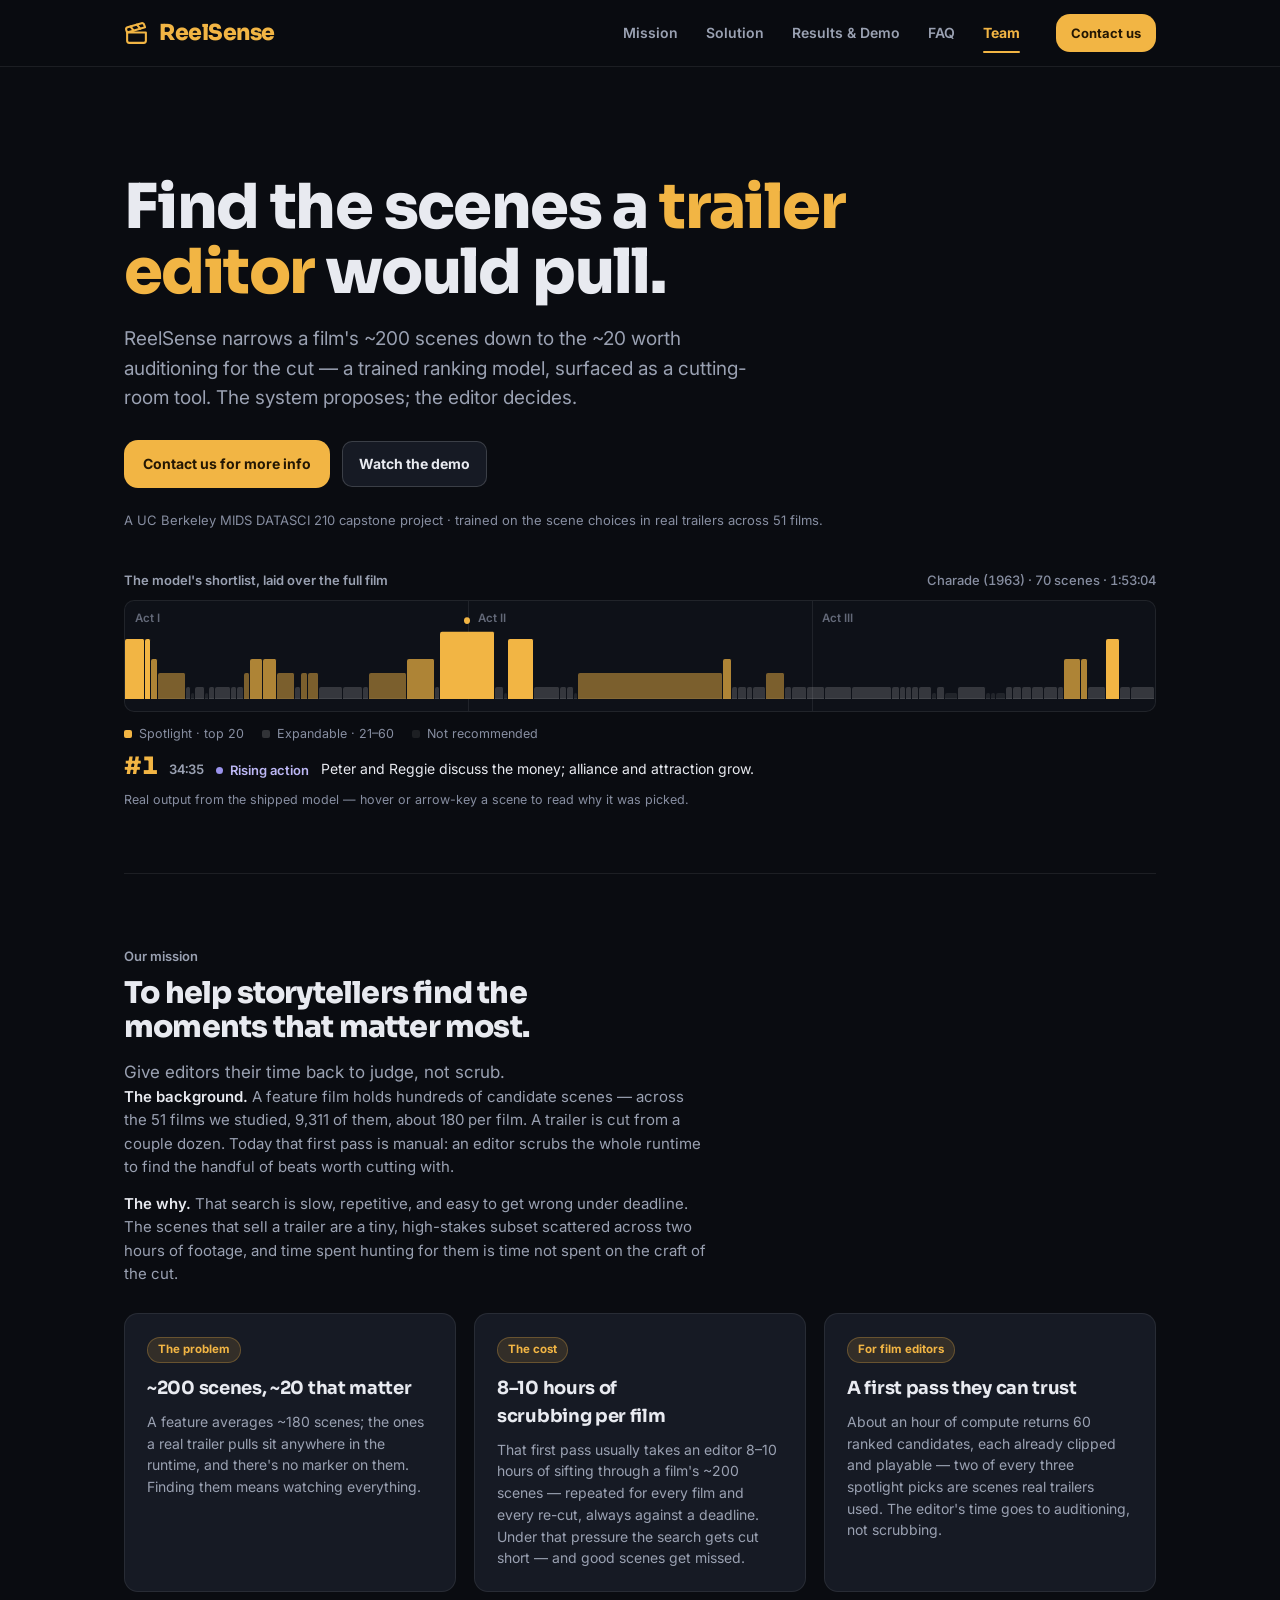
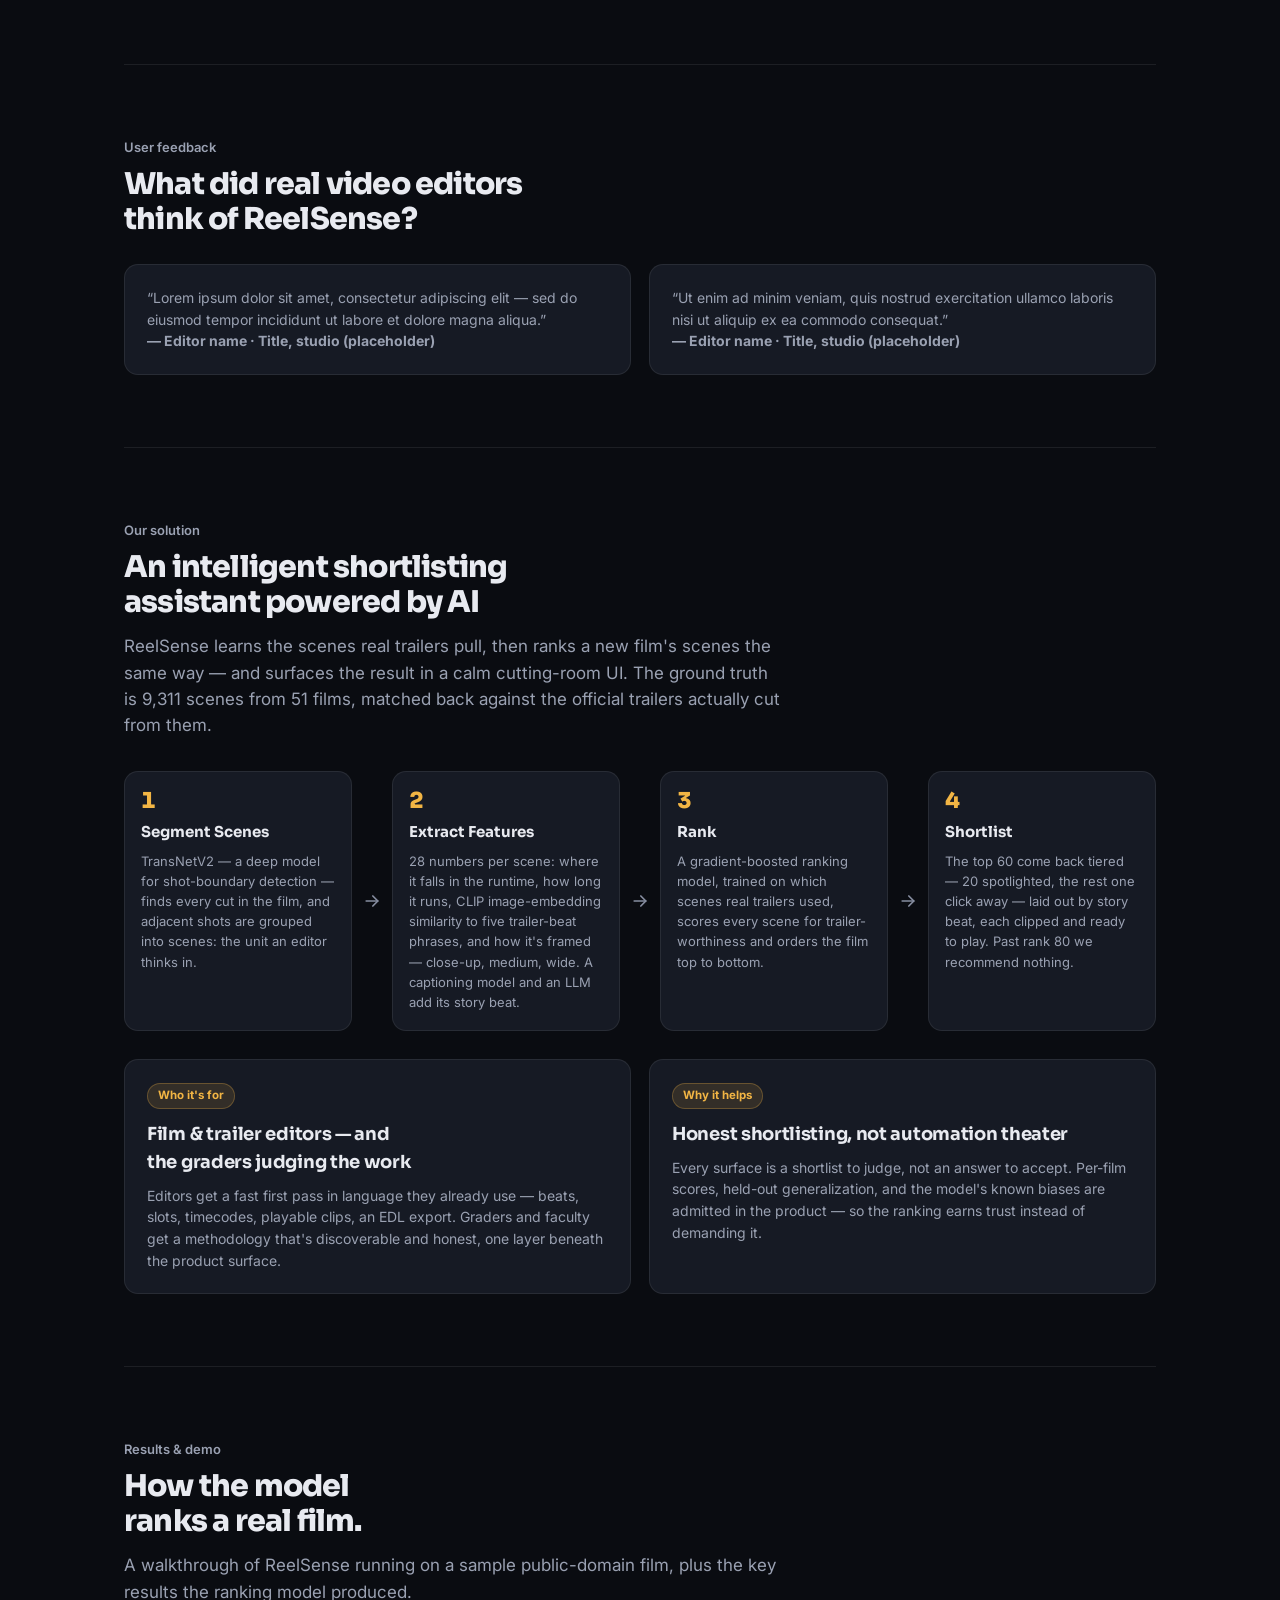
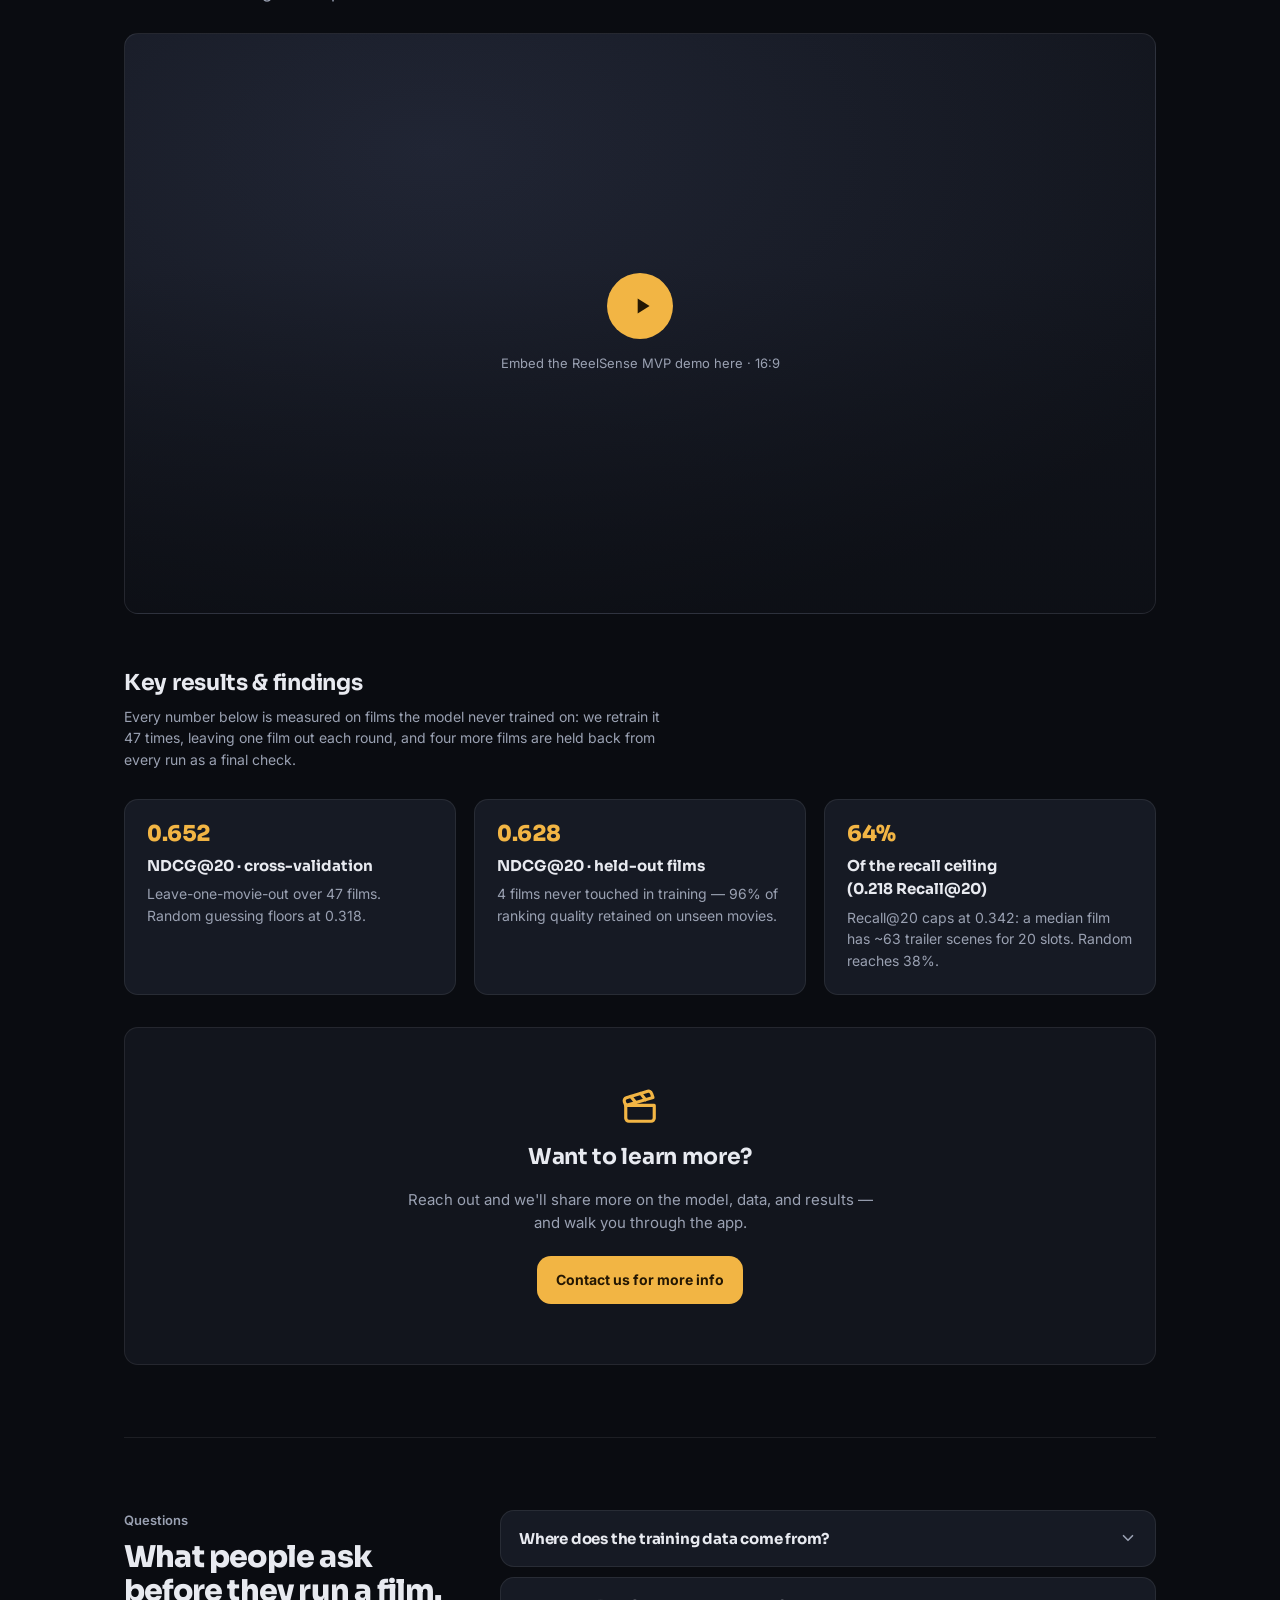
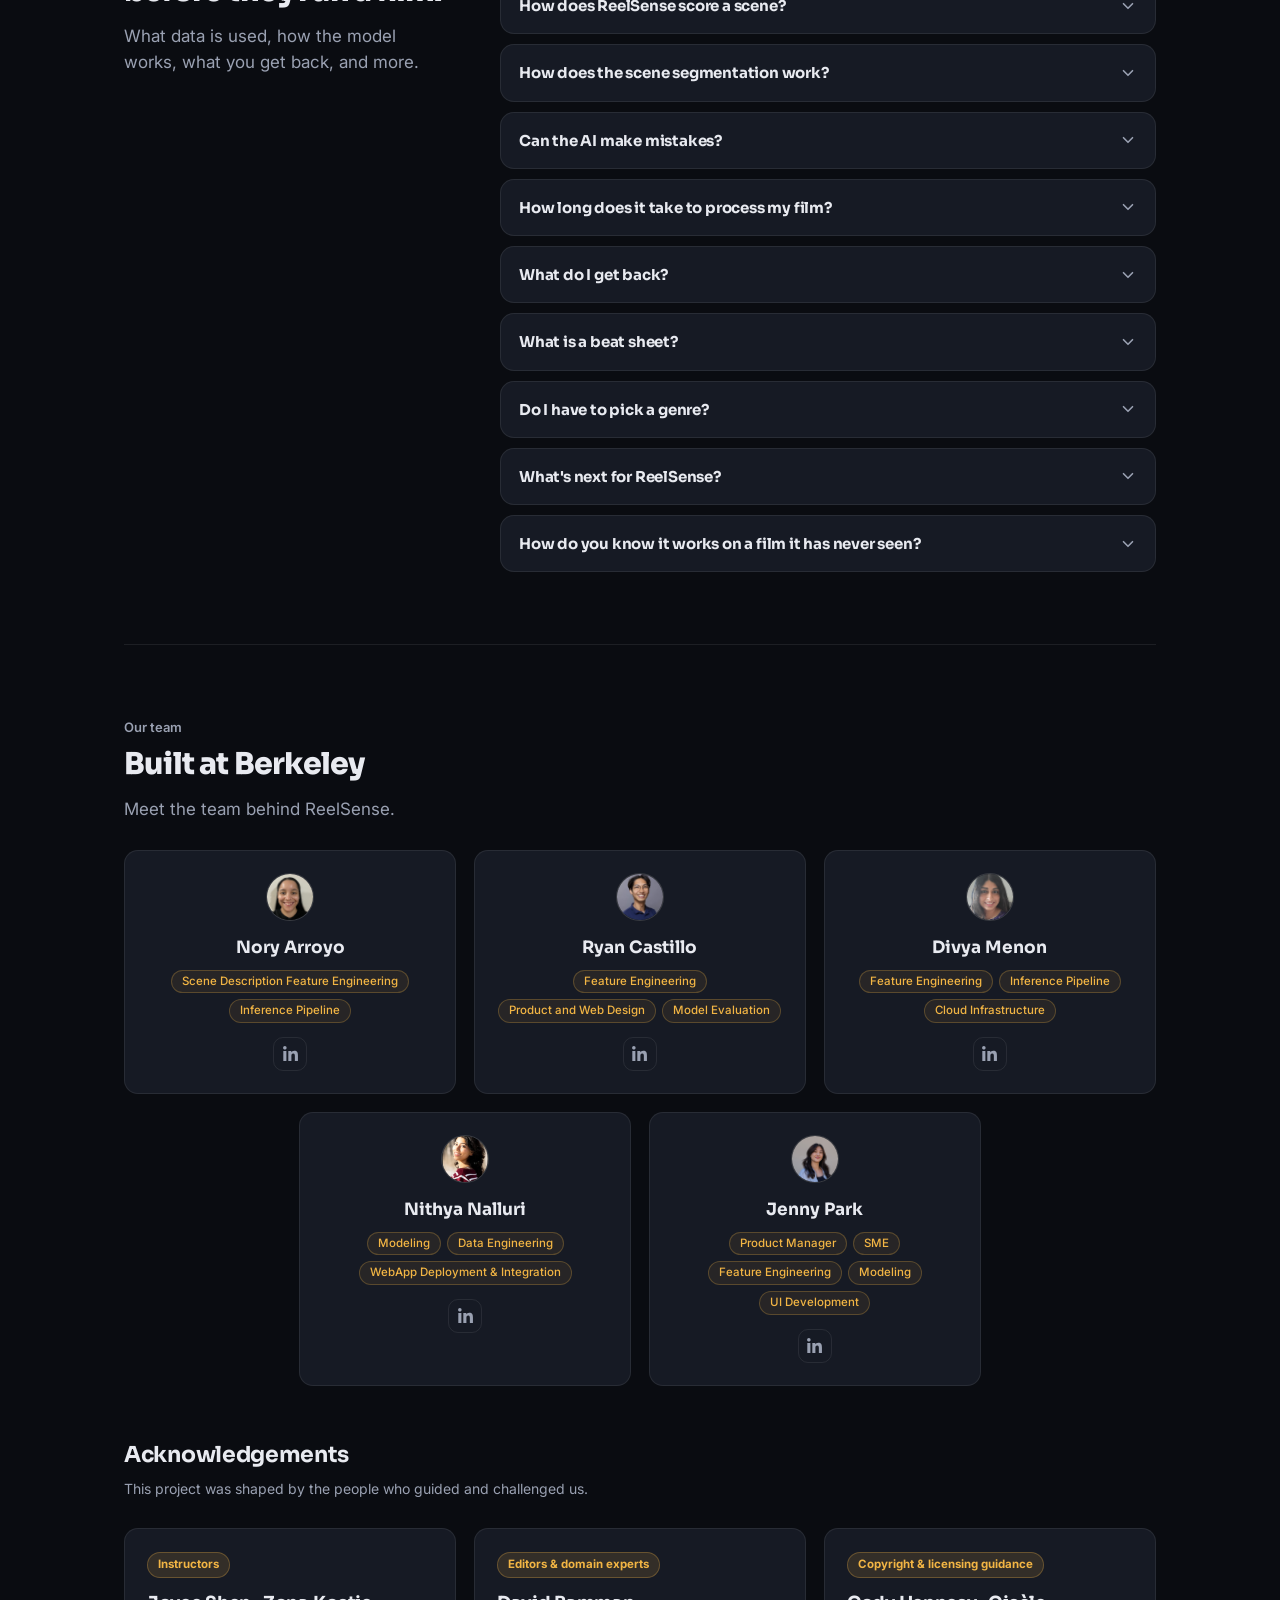
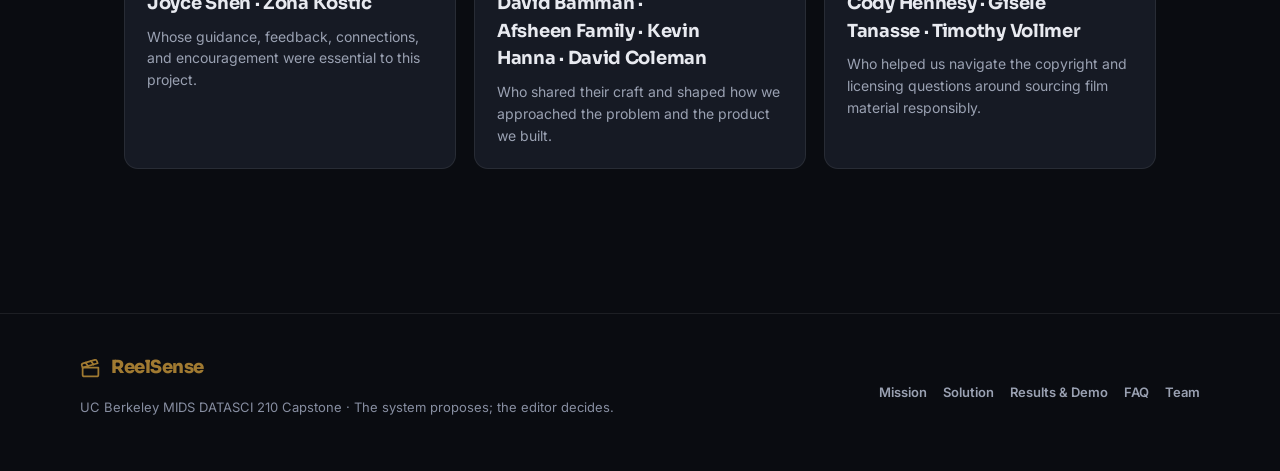
<file: index.html>
<!doctype html>
<html lang="en">
  <head>
    <meta charset="UTF-8" />
    <meta name="viewport" content="width=device-width, initial-scale=1.0" />
    <title>ReelSense — Trailer Scene Finder</title>
    <meta name="description" content="ReelSense — a trained ranking model that shortlists the scenes a trailer editor would pull. UC Berkeley MIDS DATASCI 210 capstone." />
    <link rel="icon" href="data:image/svg+xml,<svg xmlns=%22http://www.w3.org/2000/svg%22 viewBox=%220 0 24 24%22 fill=%22none%22 stroke=%22%23f2b544%22 stroke-width=%222%22 stroke-linecap=%22round%22 stroke-linejoin=%22round%22><path d=%22M20.2 6 3 11l-.9-2.4c-.3-1.1.3-2.2 1.3-2.5l13.5-4c1-.3 2.1.3 2.4 1.4Z%22/><path d=%22m6.2 5.3 3.1 3.9%22/><path d=%22m12.4 3.4 3.1 4%22/><path d=%22M3 11h18v8a2 2 0 0 1-2 2H5a2 2 0 0 1-2-2Z%22/></svg>" />
    <link rel="preconnect" href="https://fonts.googleapis.com" />
    <link rel="preconnect" href="https://fonts.gstatic.com" crossorigin />
    <link href="https://fonts.googleapis.com/css2?family=Sora:wght@700;800&family=Inter:wght@400;500;600;700&display=swap" rel="stylesheet" />
    <link rel="stylesheet" href="assets/reelsense.css" />
  </head>
  <body id="top">
    <!-- ============ top bar / jump nav ============ -->
    <header class="topbar">
      <div class="topbar-inner">
        <div class="topbar-brand">
          <a class="wordmark" href="#top" aria-label="ReelSense — back to top">
            <svg class="mark" viewBox="0 0 24 24" fill="none" stroke="currentColor" stroke-width="2" stroke-linecap="round" stroke-linejoin="round" aria-hidden="true">
              <path d="M20.2 6 3 11l-.9-2.4c-.3-1.1.3-2.2 1.3-2.5l13.5-4c1-.3 2.1.3 2.4 1.4Z" />
              <path d="m6.2 5.3 3.1 3.9" />
              <path d="m12.4 3.4 3.1 4" />
              <path d="M3 11h18v8a2 2 0 0 1-2 2H5a2 2 0 0 1-2-2Z" />
            </svg>
            <span>ReelSense</span>
          </a>
        </div>
        <nav class="site-nav" aria-label="Sections">
          <a href="#mission" data-section="mission">Mission</a>
          <a href="#solution" data-section="solution">Solution</a>
          <a href="#results" data-section="results">Results &amp; Demo</a>
          <a href="#faq" data-section="faq">FAQ</a>
          <a href="#team" data-section="team">Team</a>
        </nav>
        <!-- TODO(contact): update if we want a different contact address. -->
        <a class="btn btn-primary btn-sm nav-cta" href="mailto:jennycpark@berkeley.edu?subject=ReelSense%20%E2%80%94%20more%20info">Contact us</a>
      </div>
    </header>

    <main class="site-main">
      <!-- ============ hero ============ -->
      <section class="hero hero-rise">
        <h1 class="hero-title">Find the scenes a <span class="lit">trailer editor</span> would pull.</h1>
        <p class="hero-sub">
          ReelSense narrows a film's ~200 scenes down to the ~20 worth auditioning for the
          cut — a trained ranking model, surfaced as a cutting-room tool. The system proposes;
          the editor decides.
        </p>
        <div class="hero-actions">
          <!-- TODO(contact): mailto 2 of 3. -->
          <a class="btn btn-primary" href="mailto:jennycpark@berkeley.edu?subject=ReelSense%20%E2%80%94%20more%20info">Contact us for more info</a>
          <a class="btn btn-secondary" href="#results">Watch the demo</a>
        </div>
        <p class="hero-note">A UC Berkeley MIDS DATASCI 210 capstone project · trained on the scene choices in real trailers across 51 films.</p>

        <figure class="scene-map">
          <figcaption class="scene-map-head">
            <span>The model's shortlist, laid over the full film</span>
            <span class="scene-map-film">Charade (1963) · 70 scenes · 1:53:04</span>
          </figcaption>

          <div class="scene-map-track" id="sceneMap" role="toolbar" aria-orientation="horizontal"
               aria-label="Charade — the model's top 20 scenes. Arrow keys inspect each one.">
            <span class="act-line" style="left:33.33%" aria-hidden="true"></span>
            <span class="act-line" style="left:66.67%" aria-hidden="true"></span>
            <span class="act-label" style="left:0" aria-hidden="true">Act I</span>
            <span class="act-label" style="left:33.33%" aria-hidden="true">Act II</span>
            <span class="act-label" style="left:66.67%" aria-hidden="true">Act III</span>
            <button type="button" class="scene-tick s1" style="left:0.000%;width:1.902%;--d:0ms" tabindex="-1" data-rank="3" data-time="0:00" data-beat="No beat labeled" data-reason="Credits/production framing; connective filler." aria-label="Rank 3, 0:00, No beat labeled"></button>
            <span class="scene-tick rest deep" style="left:0.000%;width:0.015%;--d:9ms" aria-hidden="true"></span>
            <button type="button" class="scene-tick s1" style="left:1.902%;width:0.634%;--d:18ms" tabindex="-1" data-rank="4" data-time="2:09" data-beat="Setup" data-reason="Reggie&#x27;s troubled marriage introduced; ordinary world shown." aria-label="Rank 4, 2:09, Setup"></button>
            <button type="button" class="scene-tick s2" style="left:2.535%;width:0.678%;--d:27ms" tabindex="-1" data-rank="10" data-time="2:52" data-beat="Setup" data-reason="Reggie and Peter meet at ski resort; classic meet-cute." aria-label="Rank 10, 2:52, Setup"></button>
            <button type="button" class="scene-tick s3" style="left:3.213%;width:2.727%;--d:36ms" tabindex="-1" data-rank="16" data-time="3:38" data-beat="Setup" data-reason="Playful banter establishes mutual attraction between leads." aria-label="Rank 16, 3:38, Setup"></button>
            <span class="scene-tick rest" style="left:5.940%;width:0.427%;--d:45ms" aria-hidden="true"></span>
            <span class="scene-tick rest deep" style="left:6.368%;width:0.457%;--d:54ms" aria-hidden="true"></span>
            <span class="scene-tick rest" style="left:6.825%;width:0.914%;--d:63ms" aria-hidden="true"></span>
            <span class="scene-tick rest deep" style="left:7.739%;width:0.413%;--d:72ms" aria-hidden="true"></span>
            <span class="scene-tick rest" style="left:8.152%;width:0.560%;--d:81ms" aria-hidden="true"></span>
            <span class="scene-tick rest" style="left:8.712%;width:1.548%;--d:90ms" aria-hidden="true"></span>
            <span class="scene-tick rest" style="left:10.259%;width:0.619%;--d:99ms" aria-hidden="true"></span>
            <span class="scene-tick rest" style="left:10.879%;width:0.634%;--d:108ms" aria-hidden="true"></span>
            <button type="button" class="scene-tick s3" style="left:11.512%;width:0.649%;--d:117ms" tabindex="-1" data-rank="20" data-time="13:01" data-beat="Rising action" data-reason="Reggie tries to reach someone; connective transitional scene." aria-label="Rank 20, 13:01, Rising action"></button>
            <button type="button" class="scene-tick s2" style="left:12.161%;width:1.194%;--d:126ms" tabindex="-1" data-rank="12" data-time="13:45" data-beat="Rising action" data-reason="Reggie processes her husband&#x27;s double life emotionally." aria-label="Rank 12, 13:45, Rising action"></button>
            <button type="button" class="scene-tick s2" style="left:13.355%;width:1.430%;--d:135ms" tabindex="-1" data-rank="7" data-time="15:06" data-beat="Rising action" data-reason="Funeral scene; mysterious strangers revealed as threats." aria-label="Rank 7, 15:06, Rising action"></button>
            <button type="button" class="scene-tick s3" style="left:14.785%;width:1.739%;--d:144ms" tabindex="-1" data-rank="15" data-time="16:43" data-beat="Rising action" data-reason="Peter reencounters Reggie at funeral; attraction rekindled." aria-label="Rank 15, 16:43, Rising action"></button>
            <span class="scene-tick rest" style="left:16.524%;width:0.575%;--d:153ms" aria-hidden="true"></span>
            <button type="button" class="scene-tick s3" style="left:17.099%;width:0.634%;--d:162ms" tabindex="-1" data-rank="18" data-time="19:20" data-beat="Rising action" data-reason="Reggie meets Bartholomew; exposition of her situation." aria-label="Rank 18, 19:20, Rising action"></button>
            <button type="button" class="scene-tick s3" style="left:17.733%;width:1.150%;--d:171ms" tabindex="-1" data-rank="19" data-time="20:03" data-beat="Rising action" data-reason="Revealed Charles stole $250k; government wants it back." aria-label="Rank 19, 20:03, Rising action"></button>
            <span class="scene-tick rest" style="left:18.883%;width:2.255%;--d:180ms" aria-hidden="true"></span>
            <span class="scene-tick rest" style="left:21.138%;width:1.975%;--d:189ms" aria-hidden="true"></span>
            <span class="scene-tick rest" style="left:23.113%;width:0.590%;--d:198ms" aria-hidden="true"></span>
            <button type="button" class="scene-tick s3" style="left:23.703%;width:3.656%;--d:207ms" tabindex="-1" data-rank="17" data-time="26:48" data-beat="Rising action" data-reason="Peter comforts Reggie; relationship continues to develop." aria-label="Rank 17, 26:48, Rising action"></button>
            <button type="button" class="scene-tick s2" style="left:27.358%;width:2.786%;--d:216ms" tabindex="-1" data-rank="6" data-time="30:56" data-beat="Rising action" data-reason="Villain threatens Reggie at gunpoint; stakes rise sharply." aria-label="Rank 6, 30:56, Rising action"></button>
            <span class="scene-tick rest" style="left:30.144%;width:0.442%;--d:225ms" aria-hidden="true"></span>
            <button type="button" class="scene-tick s1" style="left:30.587%;width:5.380%;--d:234ms" tabindex="-1" data-rank="1" data-time="34:35" data-beat="Rising action" data-reason="Peter and Reggie discuss the money; alliance and attraction grow." aria-label="Rank 1, 34:35, Rising action"></button>
            <span class="scene-tick rest" style="left:35.967%;width:0.855%;--d:243ms" aria-hidden="true"></span>
            <span class="scene-tick rest deep" style="left:36.822%;width:0.383%;--d:252ms" aria-hidden="true"></span>
            <button type="button" class="scene-tick s1" style="left:37.205%;width:2.521%;--d:261ms" tabindex="-1" data-rank="5" data-time="42:04" data-beat="Rising action" data-reason="Reggie fears for Peter&#x27;s safety before dangerous meeting." aria-label="Rank 5, 42:04, Rising action"></button>
            <span class="scene-tick rest" style="left:39.726%;width:2.550%;--d:270ms" aria-hidden="true"></span>
            <span class="scene-tick rest" style="left:42.276%;width:0.678%;--d:279ms" aria-hidden="true"></span>
            <span class="scene-tick rest" style="left:42.954%;width:0.663%;--d:288ms" aria-hidden="true"></span>
            <span class="scene-tick rest deep" style="left:43.617%;width:0.383%;--d:297ms" aria-hidden="true"></span>
            <button type="button" class="scene-tick s3" style="left:44.001%;width:14.077%;--d:306ms" tabindex="-1" data-rank="13" data-time="49:45" data-beat="Midpoint" data-reason="Room searched; Peter&#x27;s identity questioned, trust wavers." aria-label="Rank 13, 49:45, Midpoint"></button>
            <button type="button" class="scene-tick s2" style="left:58.078%;width:0.899%;--d:315ms" tabindex="-1" data-rank="11" data-time="1:05:40" data-beat="Midpoint" data-reason="Searching for hidden money leads to dead ends." aria-label="Rank 11, 1:05:40, Midpoint"></button>
            <span class="scene-tick rest" style="left:58.977%;width:0.545%;--d:324ms" aria-hidden="true"></span>
            <span class="scene-tick rest" style="left:59.522%;width:0.840%;--d:333ms" aria-hidden="true"></span>
            <span class="scene-tick rest" style="left:60.363%;width:0.649%;--d:342ms" aria-hidden="true"></span>
            <span class="scene-tick rest" style="left:61.011%;width:1.253%;--d:351ms" aria-hidden="true"></span>
            <button type="button" class="scene-tick s3" style="left:62.264%;width:1.843%;--d:360ms" tabindex="-1" data-rank="14" data-time="1:10:24" data-beat="Midpoint" data-reason="Reggie refuses to let Peter in; relationship at low point." aria-label="Rank 14, 1:10:24, Midpoint"></button>
            <span class="scene-tick rest" style="left:64.107%;width:0.693%;--d:369ms" aria-hidden="true"></span>
            <span class="scene-tick rest" style="left:64.800%;width:1.400%;--d:378ms" aria-hidden="true"></span>
            <span class="scene-tick rest" style="left:66.200%;width:1.725%;--d:387ms" aria-hidden="true"></span>
            <span class="scene-tick rest" style="left:67.925%;width:2.624%;--d:396ms" aria-hidden="true"></span>
            <span class="scene-tick rest" style="left:70.548%;width:3.906%;--d:405ms" aria-hidden="true"></span>
            <span class="scene-tick rest" style="left:74.455%;width:0.825%;--d:414ms" aria-hidden="true"></span>
            <span class="scene-tick rest" style="left:75.280%;width:0.575%;--d:423ms" aria-hidden="true"></span>
            <span class="scene-tick rest" style="left:75.855%;width:0.590%;--d:432ms" aria-hidden="true"></span>
            <span class="scene-tick rest" style="left:76.445%;width:0.663%;--d:441ms" aria-hidden="true"></span>
            <span class="scene-tick rest" style="left:77.108%;width:1.194%;--d:450ms" aria-hidden="true"></span>
            <span class="scene-tick rest deep" style="left:78.302%;width:0.501%;--d:459ms" aria-hidden="true"></span>
            <span class="scene-tick rest" style="left:78.803%;width:0.767%;--d:468ms" aria-hidden="true"></span>
            <span class="scene-tick rest deep" style="left:79.570%;width:1.341%;--d:477ms" aria-hidden="true"></span>
            <span class="scene-tick rest" style="left:80.911%;width:2.698%;--d:486ms" aria-hidden="true"></span>
            <span class="scene-tick rest deep" style="left:83.608%;width:0.486%;--d:495ms" aria-hidden="true"></span>
            <span class="scene-tick rest deep" style="left:84.095%;width:0.442%;--d:504ms" aria-hidden="true"></span>
            <span class="scene-tick rest deep" style="left:84.537%;width:1.002%;--d:513ms" aria-hidden="true"></span>
            <span class="scene-tick rest" style="left:85.540%;width:0.722%;--d:522ms" aria-hidden="true"></span>
            <span class="scene-tick rest" style="left:86.262%;width:0.825%;--d:531ms" aria-hidden="true"></span>
            <span class="scene-tick rest" style="left:87.087%;width:0.929%;--d:540ms" aria-hidden="true"></span>
            <span class="scene-tick rest" style="left:88.016%;width:1.253%;--d:549ms" aria-hidden="true"></span>
            <span class="scene-tick rest" style="left:89.269%;width:1.268%;--d:558ms" aria-hidden="true"></span>
            <span class="scene-tick rest" style="left:90.537%;width:0.604%;--d:567ms" aria-hidden="true"></span>
            <button type="button" class="scene-tick s2" style="left:91.141%;width:1.680%;--d:576ms" tabindex="-1" data-rank="8" data-time="1:43:03" data-beat="Climax" data-reason="Gunman confronts Reggie demanding money; peak danger." aria-label="Rank 8, 1:43:03, Climax"></button>
            <button type="button" class="scene-tick s2" style="left:92.821%;width:0.708%;--d:585ms" tabindex="-1" data-rank="9" data-time="1:44:57" data-beat="Climax" data-reason="Peter arrives to save Reggie; his true allegiance revealed." aria-label="Rank 9, 1:44:57, Climax"></button>
            <span class="scene-tick rest" style="left:93.529%;width:1.666%;--d:594ms" aria-hidden="true"></span>
            <button type="button" class="scene-tick s1" style="left:95.195%;width:1.445%;--d:603ms" tabindex="-1" data-rank="2" data-time="1:47:38" data-beat="Resolution" data-reason="Truth about Peter revealed; Reggie must decide to trust him." aria-label="Rank 2, 1:47:38, Resolution"></button>
            <span class="scene-tick rest" style="left:96.639%;width:1.047%;--d:612ms" aria-hidden="true"></span>
            <span class="scene-tick rest" style="left:97.686%;width:2.314%;--d:620ms" aria-hidden="true"></span>
          </div>

          <div class="scene-map-foot">
            <ul class="scene-map-legend">
              <li class="lg-spot">Spotlight · top 20</li>
              <li class="lg-more">Expandable · 21–60</li>
              <li class="lg-out">Not recommended</li>
            </ul>
            <p class="scene-map-readout" id="sceneMapOut" aria-live="polite">
              <span class="ro-rank">#1</span>
              <span class="ro-time">34:35</span>
              <span class="ro-beat">Rising action</span>
              <span class="ro-reason">Peter and Reggie discuss the money; alliance and attraction grow.</span>
            </p>
            <p class="scene-map-hint">Real output from the shipped model — hover or arrow-key a scene to read why it was picked.</p>
          </div>
        </figure>
      </section>

      <!-- ============ 1 · Mission ============ -->
      <section class="section" id="mission">
        <p class="section-kicker">Our mission</p>
        <h2 class="section-title">To help storytellers find the moments that matter most.</h2>
        <p class="section-lead">
          Give editors their time back to judge, not scrub.
        </p>
        <div class="prose">
          <p>
            <b>The background.</b> A feature film holds hundreds of candidate scenes — across
            the 51 films we studied, 9,311 of them, about 180 per film. A trailer is cut from a
            couple dozen. Today that first pass is manual: an editor scrubs the whole runtime to
            find the handful of beats worth cutting with.
          </p>
          <p>
            <b>The why.</b> That search is slow, repetitive, and easy to get wrong under
            deadline. The scenes that sell a trailer are a tiny, high-stakes subset scattered
            across two hours of footage, and time spent hunting for them is time not spent on
            the craft of the cut.
          </p>
        </div>

        <div class="grid grid-3">
          <article class="card">
            <span class="card-tag">The problem</span>
            <h3>~200 scenes, ~20 that matter</h3>
            <p>
              A feature averages ~180 scenes; the ones a real trailer pulls sit anywhere in the
              runtime, and there's no marker on them. Finding them means watching everything.
            </p>
          </article>
          <article class="card">
            <span class="card-tag">The cost</span>
            <h3>8–10 hours of scrubbing per film</h3>
            <p>
              That first pass usually takes an editor 8–10 hours of sifting through a film's ~200
              scenes — repeated for every film and every re-cut, always against a deadline. Under
              that pressure the search gets cut short — and good scenes get missed.
            </p>
          </article>
          <article class="card">
            <span class="card-tag">For film editors</span>
            <h3>A first pass they can trust</h3>
            <p>
              About an hour of compute returns 60 ranked candidates, each already clipped and
              playable — two of every three spotlight picks are scenes real trailers used. The
              editor's time goes to auditioning, not scrubbing.
            </p>
          </article>
        </div>
      </section>

      <!-- ============ 2 · Testimonials ============ -->
      <section class="section" id="testimonials">
        <p class="section-kicker">User feedback</p>
        <h2 class="section-title">What did real video editors think of ReelSense?</h2>

        <!-- TODO(testimonials): placeholder quotes — swap in real editor feedback, names, and titles. -->
        <div class="grid grid-2">
          <article class="card">
            <p>
              &ldquo;Lorem ipsum dolor sit amet, consectetur adipiscing elit — sed do eiusmod
              tempor incididunt ut labore et dolore magna aliqua.&rdquo;
            </p>
            <p><b>— Editor name · Title, studio (placeholder)</b></p>
          </article>
          <article class="card">
            <p>
              &ldquo;Ut enim ad minim veniam, quis nostrud exercitation ullamco laboris nisi ut
              aliquip ex ea commodo consequat.&rdquo;
            </p>
            <p><b>— Editor name · Title, studio (placeholder)</b></p>
          </article>
        </div>
      </section>

      <!-- ============ 3 · Solution ============ -->
      <section class="section" id="solution">
        <p class="section-kicker">Our solution</p>
        <h2 class="section-title">An intelligent shortlisting assistant powered by AI</h2>
        <p class="section-lead">
          ReelSense learns the scenes real trailers pull, then ranks a new film's scenes the
          same way — and surfaces the result in a calm cutting-room UI. The ground truth is
          9,311 scenes from 51 films, matched back against the official trailers actually cut
          from them.
        </p>

        <!-- what it is: the pipeline -->
        <div class="pipeline">
          <div class="pipe-step">
            <span class="step-num">1</span>
            <h3>Segment Scenes</h3>
            <p>
              TransNetV2 — a deep model for shot-boundary detection — finds every cut in the
              film, and adjacent shots are grouped into scenes: the unit an editor thinks in.
            </p>
          </div>
          <svg class="pipe-arrow" width="20" height="20" viewBox="0 0 24 24" fill="none" stroke="currentColor" stroke-width="2" stroke-linecap="round" stroke-linejoin="round" aria-hidden="true"><path d="M5 12h14" /><path d="m13 6 6 6-6 6" /></svg>
          <div class="pipe-step">
            <span class="step-num">2</span>
            <h3>Extract Features</h3>
            <p>
              28 numbers per scene: where it falls in the runtime, how long it runs, CLIP
              image-embedding similarity to five trailer-beat phrases, and how it's framed —
              close-up, medium, wide. A captioning model and an LLM add its story beat.
            </p>
          </div>
          <svg class="pipe-arrow" width="20" height="20" viewBox="0 0 24 24" fill="none" stroke="currentColor" stroke-width="2" stroke-linecap="round" stroke-linejoin="round" aria-hidden="true"><path d="M5 12h14" /><path d="m13 6 6 6-6 6" /></svg>
          <div class="pipe-step">
            <span class="step-num">3</span>
            <h3>Rank</h3>
            <p>
              A gradient-boosted ranking model, trained on which scenes real trailers used,
              scores every scene for trailer-worthiness and orders the film top to bottom.
            </p>
          </div>
          <svg class="pipe-arrow" width="20" height="20" viewBox="0 0 24 24" fill="none" stroke="currentColor" stroke-width="2" stroke-linecap="round" stroke-linejoin="round" aria-hidden="true"><path d="M5 12h14" /><path d="m13 6 6 6-6 6" /></svg>
          <div class="pipe-step">
            <span class="step-num">4</span>
            <h3>Shortlist</h3>
            <p>
              The top 60 come back tiered — 20 spotlighted, the rest one click away — laid out
              by story beat, each clipped and ready to play. Past rank 80 we recommend nothing.
            </p>
          </div>
        </div>

        <div class="grid grid-2">
          <article class="card">
            <span class="card-tag">Who it's for</span>
            <h3>Film &amp; trailer editors — and the graders judging the work</h3>
            <p>
              Editors get a fast first pass in language they already use — beats, slots,
              timecodes, playable clips, an EDL export. Graders and faculty get a methodology
              that's discoverable and honest, one layer beneath the product surface.
            </p>
          </article>
          <article class="card">
            <span class="card-tag">Why it helps</span>
            <h3>Honest shortlisting, not automation theater</h3>
            <p>
              Every surface is a shortlist to judge, not an answer to accept. Per-film scores,
              held-out generalization, and the model's known biases are admitted in the product
              — so the ranking earns trust instead of demanding it.
            </p>
          </article>
        </div>
      </section>

      <!-- ============ 4 · Results & Demo ============ -->
      <section class="section" id="results">
        <p class="section-kicker">Results &amp; demo</p>
        <h2 class="section-title">How the model ranks a real film.</h2>
        <p class="section-lead">
          A walkthrough of ReelSense running on a sample public-domain film, plus the key
          results the ranking model produced.
        </p>

        <!-- TODO(video): replace the whole .video-embed block below with the real embed:
             <div class="video-embed">
               <iframe src="https://www.youtube.com/embed/VIDEO_ID" title="ReelSense MVP demo"
                       allow="fullscreen; picture-in-picture" allowfullscreen loading="lazy"></iframe>
             </div>
             .video-embed already enforces the 16:9 box, so the iframe needs no width/height. -->
        <div class="video-embed">
          <div class="embed-poster">
            <span class="play">
              <svg viewBox="0 0 24 24" fill="currentColor" aria-hidden="true"><path d="M8 5v14l11-7z" /></svg>
            </span>
            <span class="cap">Embed the ReelSense MVP demo here · 16:9</span>
          </div>
        </div>

        <h3 class="group-title">Key results &amp; findings</h3>
        <p class="group-lead">
          Every number below is measured on films the model never trained on: we retrain it 47
          times, leaving one film out each round, and four more films are held back from every
          run as a final check.
        </p>
        <div class="grid grid-3">
          <article class="finding">
            <p class="finding-lead">0.652</p>
            <h3>NDCG@20 · cross-validation</h3>
            <p>
              Leave-one-movie-out over 47 films. Random guessing floors at 0.318.
            </p>
          </article>
          <article class="finding">
            <p class="finding-lead">0.628</p>
            <h3>NDCG@20 · held-out films</h3>
            <p>
              4 films never touched in training — 96% of ranking quality retained on unseen
              movies.
            </p>
          </article>
          <article class="finding">
            <p class="finding-lead">64%</p>
            <h3>Of the recall ceiling (0.218 Recall@20)</h3>
            <p>
              Recall@20 caps at 0.342: a median film has ~63 trailer scenes for 20 slots.
              Random reaches 38%.
            </p>
          </article>
        </div>

        <!-- TODO(contact): mailto 3 of 3 — replace with your team's contact address. -->
        <div class="demo-request">
          <svg class="mark-lg" viewBox="0 0 24 24" fill="none" stroke="currentColor" stroke-width="2" stroke-linecap="round" stroke-linejoin="round" aria-hidden="true">
            <path d="M20.2 6 3 11l-.9-2.4c-.3-1.1.3-2.2 1.3-2.5l13.5-4c1-.3 2.1.3 2.4 1.4Z" />
            <path d="m6.2 5.3 3.1 3.9" />
            <path d="m12.4 3.4 3.1 4" />
            <path d="M3 11h18v8a2 2 0 0 1-2 2H5a2 2 0 0 1-2-2Z" />
          </svg>
          <h3>Want to learn more?</h3>
          <p>Reach out and we'll share more on the model, data, and results — and walk you through the app.</p>
          <a class="btn btn-primary" href="mailto:jennycpark@ischool.berkeley.edu?subject=ReelSense%20%E2%80%94%20request%20a%20demo">Contact us for more info</a>
        </div>
      </section>

      <!-- ============ 5 · FAQ ============ -->
      <section class="section" id="faq">
        <div class="faq-layout">
          <div class="faq-intro">
            <p class="section-kicker">Questions</p>
            <h2 class="section-title">What people ask before they run a film.</h2>
            <p class="section-lead">
              What data is used, how the model works, what you get back, and more.
            </p>
          </div>

          <div class="faq">
            <details class="faq-item">
              <summary>
                <span>Where does the training data come from?</span>
                <svg class="faq-chevron" width="18" height="18" viewBox="0 0 24 24" fill="none" stroke="currentColor" stroke-width="2.2" stroke-linecap="round" stroke-linejoin="round" aria-hidden="true"><path d="m6 9 6 6 6-6" /></svg>
              </summary>
              <div class="faq-body">
                <p>
                  From 51 feature films in the <a href="https://moviegraphs.cs.toronto.edu/">MovieGraphs</a>
                  dataset — 9,311 scenes in total — paired with the official trailers those studios
                  actually released. Every trailer is matched back to the film twice, once through
                  dialogue (comparing trailer subtitles to the film's script) and once visually
                  (comparing trailer keyframes to the film's frames). A scene that turns up in a
                  trailer becomes a positive example: 3,720 of them, about 40% of all scenes.
                </p>
                <p>
                  One correction is worth naming. Our first pass counted every studio-published
                  video, so TV commercials and promo spots inflated the counts on 14 films. We
                  filtered them out and rebuilt the labels; the model's headline result got
                  stronger afterward, not weaker.
                </p>
              </div>
            </details>

            <details class="faq-item">
              <summary>
                <span>How does ReelSense score a scene?</span>
                <svg class="faq-chevron" width="18" height="18" viewBox="0 0 24 24" fill="none" stroke="currentColor" stroke-width="2.2" stroke-linecap="round" stroke-linejoin="round" aria-hidden="true"><path d="m6 9 6 6 6-6" /></svg>
              </summary>
              <div class="faq-body">
                <p>
                  Each scene is reduced to 28 numbers: where it falls in the runtime, how long it
                  runs, how closely its imagery matches five trailer-beat phrases, how it's framed
                  (close-up through wide), and the film's genre. A gradient-boosted ranking model,
                  trained on which scenes real trailers used, turns those into one score.
                </p>
                <p>
                  The score is a <em>within-film ranking</em>, not an absolute grade: 100 means
                  "the strongest candidate in this movie," not "a great scene by universal
                  standards." Comparing scores between two different films isn't meaningful.
                </p>
              </div>
            </details>

            <details class="faq-item">
              <summary>
                <span>How does the scene segmentation work?</span>
                <svg class="faq-chevron" width="18" height="18" viewBox="0 0 24 24" fill="none" stroke="currentColor" stroke-width="2.2" stroke-linecap="round" stroke-linejoin="round" aria-hidden="true"><path d="m6 9 6 6 6-6" /></svg>
              </summary>
              <div class="faq-body">
                <p>
                  A deep model called TransNetV2 reads the film frame by frame and marks every shot
                  boundary. Shots are then grouped into scenes — a continuous run of action in one
                  place — because that's the unit a trailer editor pulls, and it's the unit our
                  training labels are written in.
                </p>
                <p>
                  A known rough edge: cuts don't map perfectly onto scenes, so about half of what
                  comes out is under five seconds. Some of those fragments are real beats, but a
                  one-second sliver ranked near the top is a segmentation artifact rather than a
                  recommendation worth acting on.
                </p>
              </div>
            </details>

            <details class="faq-item">
              <summary>
                <span>Can the AI make mistakes?</span>
                <svg class="faq-chevron" width="18" height="18" viewBox="0 0 24 24" fill="none" stroke="currentColor" stroke-width="2.2" stroke-linecap="round" stroke-linejoin="round" aria-hidden="true"><path d="m6 9 6 6 6-6" /></svg>
              </summary>
              <div class="faq-body">
                <p>
                  Constantly, and we'd rather you know the pattern than discover it. About one in
                  three spotlight picks is not a scene the real trailer used. Beyond that, the
                  model has two measured biases: it under-picks the final third of a film (29% of
                  real trailer scenes come from there; it draws 20%), and it leans on scene length
                  roughly three times harder than the labels justify, so quick reaction beats and
                  one-liners get buried.
                </p>
                <p>
                  It also can't tell "important to the plot" from "used in the trailer" — several
                  of its confident misses are real turning points that editors simply chose not to
                  spoil. That's why nothing here auto-cuts anything: the system proposes a
                  shortlist, and the editor decides.
                </p>
              </div>
            </details>

            <details class="faq-item">
              <summary>
                <span>How long does it take to process my film?</span>
                <svg class="faq-chevron" width="18" height="18" viewBox="0 0 24 24" fill="none" stroke="currentColor" stroke-width="2.2" stroke-linecap="round" stroke-linejoin="round" aria-hidden="true"><path d="m6 9 6 6 6-6" /></svg>
              </summary>
              <div class="faq-body">
                <p>
                  About an hour for a feature. Our measured run — a 1 h 53 m film, 405 MB — took
                  roughly 57 minutes end to end: the upload goes straight from your browser to
                  storage, the ranked scenes land around the 40-minute mark, and the story-beat
                  storyboard follows about 20 minutes later. You can read the rankings while the
                  beats are still being written.
                </p>
                <p>
                  Nearly all of that is GPU work on the film itself — shot detection, embedding
                  every second of footage, cutting preview clips, captioning each scene. It costs
                  well under a dollar of compute per film.
                </p>
              </div>
            </details>

            <details class="faq-item">
              <summary>
                <span>What do I get back?</span>
                <svg class="faq-chevron" width="18" height="18" viewBox="0 0 24 24" fill="none" stroke="currentColor" stroke-width="2.2" stroke-linecap="round" stroke-linejoin="round" aria-hidden="true"><path d="m6 9 6 6 6-6" /></svg>
              </summary>
              <div class="faq-body">
                <p>
                  Sixty ranked candidates, arranged into a story-beat storyboard — setup, turning
                  point, climax — with the top twenty spotlighted. Each card carries a playable clip
                  cut from your own film, the scene's timecode, its score, and a one-line note on
                  why it was labeled that beat.
                </p>
                <p>
                  From there you can trim a scene, collect the ones you want, and export your
                  selects as an EDL to open in your editor. Sixty is a deliberate cap: past about
                  rank 80 the ranking stops beating chance, so we don't dress those up as
                  recommendations.
                </p>
              </div>
            </details>

            <details class="faq-item">
              <summary>
                <span>What is a beat sheet?</span>
                <svg class="faq-chevron" width="18" height="18" viewBox="0 0 24 24" fill="none" stroke="currentColor" stroke-width="2.2" stroke-linecap="round" stroke-linejoin="round" aria-hidden="true"><path d="m6 9 6 6 6-6" /></svg>
              </summary>
              <div class="faq-body">
                <p>
                  A <em>beat</em> is one story moment — the setup, the thing that upends it, the
                  turning point, the climax. A beat sheet is those moments in order: the shape a
                  story moves through, and the shape a trailer borrows when it takes you from
                  "here's the world" to "here's what threatens it" in two minutes.
                </p>
                <p>
                  ReelSense labels one for your film. After the ranking, each candidate scene is
                  described by a captioning model, and a language model reads those descriptions
                  in order and names the beat each scene plays — on a six-part spine: setup,
                  inciting incident, rising action, midpoint, climax, resolution.
                </p>
                <p>
                  Pick a genre and you get its spine as well. Romance runs meet-cute, spark,
                  first conflict, falling in love, dark moment, grand gesture, reunion; a
                  thriller runs ordinary calm through investigation, false lead, twist,
                  confrontation. Every label carries the one-line reason the model wrote, and
                  each scene is marked connective, supporting, or pivotal — so filler is easy
                  to skip.
                </p>
                <p>
                  Checked against human-written scene descriptions, those labels land on the
                  exact beat about 79% of the time and within one beat about 92%. When a slot
                  has no labeled candidate, position in the runtime fills it — reliable at a
                  story's bookends. We first tried assigning beats by image similarity alone;
                  that was close to guessing, which is why a language model reads the scenes
                  instead.
                </p>
              </div>
            </details>

            <details class="faq-item">
              <summary>
                <span>Do I have to pick a genre?</span>
                <svg class="faq-chevron" width="18" height="18" viewBox="0 0 24 24" fill="none" stroke="currentColor" stroke-width="2.2" stroke-linecap="round" stroke-linejoin="round" aria-hidden="true"><path d="m6 9 6 6 6-6" /></svg>
              </summary>
              <div class="faq-body">
                <p>
                  No — it's optional, and it changes the storyboard more than the ranking. A
                  romance lane asks for a meet-cute and a dark moment; a thriller lane asks for
                  an investigation and a peak threat; the same ranked scenes get sorted into
                  whichever spine you pick.
                </p>
                <p>
                  One pooled model serves every genre, trained across all 51 films at once
                  rather than split into a model per genre. Genre is one of its inputs, but when
                  we measured that input on its own it moved the ranking by roughly nothing — so
                  leaving it blank costs you very little.
                </p>
              </div>
            </details>

            <details class="faq-item">
              <summary>
                <span>What's next for ReelSense?</span>
                <svg class="faq-chevron" width="18" height="18" viewBox="0 0 24 24" fill="none" stroke="currentColor" stroke-width="2.2" stroke-linecap="round" stroke-linejoin="round" aria-hidden="true"><path d="m6 9 6 6 6-6" /></svg>
              </summary>
              <div class="faq-body">
                <p>
                  This iteration was limited by its dataset, which carries no audio, music, or
                  emotion signal — some of the biggest ingredients of a real trailer. The first
                  priority is training data that includes them, alongside more films: modern
                  titles with modern trailer styles, and more of the genres we're thin on —
                  our corpus holds only three adventure films, and it shows in their scores.
                </p>
                <p>
                  We also plan act-aware features to recover late-film recall without
                  indiscriminately surfacing spoilers. And the pattern itself generalizes —
                  labels derived from professional artifacts, frozen foundation-model features,
                  a learned reranker, an honest UI — to highlight reels, sports clips, lecture
                  summarization, and podcast clip selection.
                </p>
              </div>
            </details>

            <details class="faq-item">
              <summary>
                <span>How do you know it works on a film it has never seen?</span>
                <svg class="faq-chevron" width="18" height="18" viewBox="0 0 24 24" fill="none" stroke="currentColor" stroke-width="2.2" stroke-linecap="round" stroke-linejoin="round" aria-hidden="true"><path d="m6 9 6 6 6-6" /></svg>
              </summary>
              <div class="faq-body">
                <p>
                  We test the model's ability to generalize by retraining it 47 times,
                  each round leaving one film out and grading it on the film it just didn't see.
                  Four more — Pretty Woman, Forrest Gump, The Social Network, Gone Girl — are held
                  back from every training run we do.
                </p>
                <p>
                  Ranking quality is 0.652 on the leave-one-out films and 0.628 on the four
                  untouched ones, where a random ordering would score 0.318. Losing so little
                  between the two is the evidence that it generalizes.
                </p>
              </div>
            </details>
          </div>
        </div>
      </section>

      <!-- ============ 6 · Team ============ -->
      <section class="section" id="team">
        <p class="section-kicker">Our team</p>
        <h2 class="section-title">Built at Berkeley</h2>
        <p class="section-lead">Meet the team behind ReelSense.</p>

        <div class="team-grid">
          <article class="person">
            <div class="person-avatar">
              <img src="profiles/nory.jpeg" width="192" height="192" loading="lazy" alt="Nory Arroyo" />
            </div>
            <h3>Nory Arroyo</h3>
            <div class="role-pills">
              <span class="role-chip">Scene Description Feature Engineering</span>
              <span class="role-chip">Inference Pipeline</span>
            </div>
            <div class="person-links">
              <a class="icon-link" href="https://www.linkedin.com/in/norynelsi-arroyo/" aria-label="LinkedIn profile">
                <svg viewBox="0 0 448 512" fill="currentColor" aria-hidden="true"><path d="M100.28 448H7.4V148.9h92.88zM53.79 108.1C24.09 108.1 0 83.5 0 53.8a53.79 53.79 0 0 1 107.58 0c0 29.7-24.1 54.3-53.79 54.3zM447.9 448h-92.68V302.4c0-34.7-.7-79.2-48.29-79.2-48.29 0-55.69 37.7-55.69 76.7V448h-92.78V148.9h89.08v40.8h1.3c12.4-23.5 42.69-48.3 87.88-48.3 94 0 111.28 61.9 111.28 142.3V448z" /></svg>
              </a>
            </div>
          </article>
          <article class="person">
            <div class="person-avatar">
              <img src="profiles/ryan.png" width="192" height="192" loading="lazy" alt="Ryan Castillo" />
            </div>
            <h3>Ryan Castillo</h3>
            <div class="role-pills">
              <span class="role-chip">Feature Engineering</span>
              <span class="role-chip">Product and Web Design</span>
              <span class="role-chip">Model Evaluation</span>
            </div>
            <div class="person-links">
              <a class="icon-link" href="https://www.linkedin.com/in/ryan-castillo/" aria-label="LinkedIn profile">
                <svg viewBox="0 0 448 512" fill="currentColor" aria-hidden="true"><path d="M100.28 448H7.4V148.9h92.88zM53.79 108.1C24.09 108.1 0 83.5 0 53.8a53.79 53.79 0 0 1 107.58 0c0 29.7-24.1 54.3-53.79 54.3zM447.9 448h-92.68V302.4c0-34.7-.7-79.2-48.29-79.2-48.29 0-55.69 37.7-55.69 76.7V448h-92.78V148.9h89.08v40.8h1.3c12.4-23.5 42.69-48.3 87.88-48.3 94 0 111.28 61.9 111.28 142.3V448z" /></svg>
              </a>
            </div>
          </article>
          <article class="person">
            <div class="person-avatar">
              <img src="profiles/divya.jpeg" width="192" height="192" loading="lazy" alt="Divya Menon" />
            </div>
            <h3>Divya Menon</h3>
            <div class="role-pills">
              <span class="role-chip">Feature Engineering</span>
              <span class="role-chip">Inference Pipeline</span>
              <span class="role-chip">Cloud Infrastructure</span>
            </div>
            <div class="person-links">
              <a class="icon-link" href="https://www.linkedin.com/in/menon-divya/" aria-label="LinkedIn profile">
                <svg viewBox="0 0 448 512" fill="currentColor" aria-hidden="true"><path d="M100.28 448H7.4V148.9h92.88zM53.79 108.1C24.09 108.1 0 83.5 0 53.8a53.79 53.79 0 0 1 107.58 0c0 29.7-24.1 54.3-53.79 54.3zM447.9 448h-92.68V302.4c0-34.7-.7-79.2-48.29-79.2-48.29 0-55.69 37.7-55.69 76.7V448h-92.78V148.9h89.08v40.8h1.3c12.4-23.5 42.69-48.3 87.88-48.3 94 0 111.28 61.9 111.28 142.3V448z" /></svg>
              </a>
            </div>
          </article>
          <article class="person">
            <div class="person-avatar">
              <img src="profiles/nithya.png" width="192" height="192" loading="lazy" alt="Nithya Nalluri" />
            </div>
            <h3>Nithya Nalluri</h3>
            <div class="role-pills">
              <span class="role-chip">Modeling</span>
              <span class="role-chip">Data Engineering</span>
              <span class="role-chip">WebApp Deployment &amp; Integration</span>
            </div>
            <div class="person-links">
              <a class="icon-link" href="https://www.linkedin.com/in/nithya-n-738848r80/" aria-label="LinkedIn profile">
                <svg viewBox="0 0 448 512" fill="currentColor" aria-hidden="true"><path d="M100.28 448H7.4V148.9h92.88zM53.79 108.1C24.09 108.1 0 83.5 0 53.8a53.79 53.79 0 0 1 107.58 0c0 29.7-24.1 54.3-53.79 54.3zM447.9 448h-92.68V302.4c0-34.7-.7-79.2-48.29-79.2-48.29 0-55.69 37.7-55.69 76.7V448h-92.78V148.9h89.08v40.8h1.3c12.4-23.5 42.69-48.3 87.88-48.3 94 0 111.28 61.9 111.28 142.3V448z" /></svg>
              </a>
            </div>
          </article>
          <article class="person">
            <div class="person-avatar">
              <img src="profiles/jenny.png" width="192" height="192" loading="lazy" alt="Jenny Park" />
            </div>
            <h3>Jenny Park</h3>
            <div class="role-pills">
              <span class="role-chip">Product Manager</span>
              <span class="role-chip">SME</span>
              <span class="role-chip">Feature Engineering</span>
              <span class="role-chip">Modeling</span>
              <span class="role-chip">UI Development</span>
            </div>
            <div class="person-links">
              <a class="icon-link" href="https://www.linkedin.com/in/jennyclarispark/" aria-label="LinkedIn profile">
                <svg viewBox="0 0 448 512" fill="currentColor" aria-hidden="true"><path d="M100.28 448H7.4V148.9h92.88zM53.79 108.1C24.09 108.1 0 83.5 0 53.8a53.79 53.79 0 0 1 107.58 0c0 29.7-24.1 54.3-53.79 54.3zM447.9 448h-92.68V302.4c0-34.7-.7-79.2-48.29-79.2-48.29 0-55.69 37.7-55.69 76.7V448h-92.78V148.9h89.08v40.8h1.3c12.4-23.5 42.69-48.3 87.88-48.3 94 0 111.28 61.9 111.28 142.3V448z" /></svg>
              </a>
            </div>
          </article>
        </div>

        <h3 class="group-title">Acknowledgements</h3>
        <p class="group-lead">This project was shaped by the people who guided and challenged us.</p>
        <div class="grid grid-3">
          <article class="card">
            <span class="card-tag">Instructors</span>
            <h3>Joyce Shen · Zona Kostic</h3>
            <p>
              Whose guidance, feedback, connections, and encouragement were essential to this
              project.
            </p>
          </article>
          <article class="card">
            <span class="card-tag">Editors &amp; domain experts</span>
            <h3>David Bamman · Afsheen Family · Kevin Hanna · David Coleman</h3>
            <p>
              Who shared their craft and shaped how we approached the problem and the product we
              built.
            </p>
          </article>
          <article class="card">
            <span class="card-tag">Copyright &amp; licensing guidance</span>
            <h3>Cody Hennesy · Gisèle Tanasse · Timothy Vollmer</h3>
            <p>
              Who helped us navigate the copyright and licensing questions around sourcing film
              material responsibly.
            </p>
          </article>
        </div>
      </section>
    </main>

    <!-- ============ footer ============ -->
    <footer class="site-foot">
      <div class="site-foot-inner">
        <div>
          <a class="wordmark" href="#top" aria-label="ReelSense — back to top">
            <svg class="mark" viewBox="0 0 24 24" fill="none" stroke="currentColor" stroke-width="2" stroke-linecap="round" stroke-linejoin="round" aria-hidden="true">
              <path d="M20.2 6 3 11l-.9-2.4c-.3-1.1.3-2.2 1.3-2.5l13.5-4c1-.3 2.1.3 2.4 1.4Z" />
              <path d="m6.2 5.3 3.1 3.9" />
              <path d="m12.4 3.4 3.1 4" />
              <path d="M3 11h18v8a2 2 0 0 1-2 2H5a2 2 0 0 1-2-2Z" />
            </svg>
            <span>ReelSense</span>
          </a>
          <p class="foot-meta">UC Berkeley MIDS DATASCI 210 Capstone · The system proposes; the editor decides.</p>
        </div>
        <nav class="foot-nav" aria-label="Footer">
          <a href="#mission">Mission</a>
          <a href="#solution">Solution</a>
          <a href="#results">Results &amp; Demo</a>
          <a href="#faq">FAQ</a>
          <a href="#team">Team</a>
        </nav>
      </div>
    </footer>

    <!-- Scrollspy: highlight the nav item for the section in view. -->
    <script>
      (function () {
        var links = Array.prototype.slice.call(document.querySelectorAll(".site-nav a[data-section]"));
        if (!links.length || !("IntersectionObserver" in window)) return;
        var byId = {};
        links.forEach(function (a) { byId[a.getAttribute("data-section")] = a; });
        var sections = links
          .map(function (a) { return document.getElementById(a.getAttribute("data-section")); })
          .filter(Boolean);
        var observer = new IntersectionObserver(
          function (entries) {
            entries.forEach(function (entry) {
              if (!entry.isIntersecting) return;
              links.forEach(function (l) { l.classList.remove("active"); });
              var active = byId[entry.target.id];
              if (active) active.classList.add("active");
            });
          },
          { rootMargin: "-45% 0px -50% 0px", threshold: 0 }
        );
        sections.forEach(function (s) { observer.observe(s); });
      })();
    </script>

    <!-- Scene map: hover / arrow-key a shortlisted scene to read the model's own note on it.
         The strip renders without JS; this only drives the readout. -->
    <script>
      (function () {
        var track = document.getElementById("sceneMap");
        var out = document.getElementById("sceneMapOut");
        if (!track || !out) return;
        var ticks = Array.prototype.slice.call(track.querySelectorAll("button.scene-tick"));
        if (!ticks.length) return;

        var field = {
          rank: out.querySelector(".ro-rank"),
          time: out.querySelector(".ro-time"),
          beat: out.querySelector(".ro-beat"),
          reason: out.querySelector(".ro-reason")
        };
        var top1 = ticks.filter(function (t) { return t.getAttribute("data-rank") === "1"; })[0] || ticks[0];
        var pinned = null;
        var cursor = ticks.indexOf(top1);

        function paint(tick) {
          field.rank.textContent = "#" + tick.getAttribute("data-rank");
          field.time.textContent = tick.getAttribute("data-time");
          field.beat.textContent = tick.getAttribute("data-beat");
          field.reason.textContent = tick.getAttribute("data-reason");
          ticks.forEach(function (t) { t.classList.toggle("is-on", t === tick); });
        }

        /* roving tabindex: the strip is one tab stop, arrows walk it */
        function setCursor(i) {
          cursor = (i + ticks.length) % ticks.length;
          ticks.forEach(function (t, n) { t.tabIndex = n === cursor ? 0 : -1; });
        }

        function focusAt(i) {
          setCursor(i);
          ticks[cursor].focus();
        }

        ticks.forEach(function (tick, i) {
          tick.tabIndex = i === cursor ? 0 : -1;
          tick.addEventListener("mouseenter", function () { paint(tick); });
          tick.addEventListener("focus", function () { setCursor(i); paint(tick); });
          tick.addEventListener("click", function () { setCursor(i); pinned = tick; paint(tick); });
        });

        track.addEventListener("mouseleave", function () {
          if (track.contains(document.activeElement)) return;
          paint(pinned || top1);
        });

        track.addEventListener("keydown", function (e) {
          var key = e.key;
          if (key === "ArrowRight" || key === "ArrowDown") focusAt(cursor + 1);
          else if (key === "ArrowLeft" || key === "ArrowUp") focusAt(cursor - 1);
          else if (key === "Home") focusAt(0);
          else if (key === "End") focusAt(ticks.length - 1);
          else if (key === "Escape") { pinned = null; paint(top1); ticks[cursor].blur(); }
          else return;
          e.preventDefault();
        });

        paint(top1);
      })();
    </script>

    <!-- FAQ accordion: opening one item closes the others. -->
    <script>
      (function () {
        var items = Array.prototype.slice.call(document.querySelectorAll(".faq .faq-item"));
        items.forEach(function (item) {
          item.addEventListener("toggle", function () {
            if (!item.open) return;
            items.forEach(function (other) {
              if (other !== item) other.open = false;
            });
          });
        });
      })();
    </script>
  </body>
</html>
</file>
<file: assets/reelsense.css>
/* ============================================================
   ReelSense — documentation site
   The "Cutting Room" design system, ported from the webapp
   (webapp/frontend/src/index.css + workstation.css) so tokens
   and components stay identical. Flat, tonal, one amber accent,
   Sora numerals over Inter prose. Zero shadows.
   ============================================================ */

:root {
  --bg: #0a0c11;
  --bg-soft: #0e1118;
  --panel: #12151d;
  --card: #161a24;
  --card-hover: #1a1f2b;
  --border: rgba(255, 255, 255, 0.08);
  --border-strong: rgba(255, 255, 255, 0.16);
  --text: #e8eaf0;
  --muted: #9aa1b2;   /* ≥5:1 on --card for small labels */
  --faint: #878ea1;   /* ≥4.5:1 on --card; captions only */
  --accent: #f2b544;
  --accent-ink: #241703;
  --accent-soft: rgba(242, 181, 68, 0.13);
  --indigo: #9a93ec;
  --indigo-soft: rgba(154, 147, 236, 0.13);
  --indigo-bright: #bcb7f4;
  --danger: #e86a6a;
  --danger-bright: #f2b3b3;
  --radius: 14px;
  --radius-ctl: 10px;
  --focus-ring: 2px solid var(--accent);
  --ease-quint: cubic-bezier(0.22, 1, 0.36, 1);

  --shell-x: clamp(20px, 5vw, 44px);
  --measure: 1120px;

  font-family: "Inter", system-ui, -apple-system, sans-serif;
}

* {
  box-sizing: border-box;
}

html {
  scroll-behavior: smooth;
}

body {
  margin: 0;
  padding: 0;
  background: var(--bg);
  color: var(--text);
  font-size: 15px;
  line-height: 1.55;
  -webkit-font-smoothing: antialiased;
  text-rendering: optimizeLegibility;
  min-height: 100dvh;
  display: flex;
  flex-direction: column;
}

h1, h2, h3,
.wordmark, .score-num, .rank-badge, .step-num {
  font-family: "Sora", "Inter", sans-serif;
}

h1, h2, h3 {
  text-wrap: balance;
  margin: 0;
}

a {
  color: inherit;
}

button {
  font-family: inherit;
}

:focus-visible {
  outline: var(--focus-ring);
  outline-offset: 2px;
  border-radius: 4px;
}

img, svg {
  display: block;
  max-width: 100%;
}

.visually-hidden {
  position: absolute;
  width: 1px;
  height: 1px;
  overflow: hidden;
  clip-path: inset(50%);
  white-space: nowrap;
}

/* ---------- wordmark (solid Projector Amber, per DESIGN.md) ---------- */

.wordmark {
  display: inline-flex;
  align-items: center;
  gap: 10px;
  font-size: 22px;
  font-weight: 800;
  letter-spacing: -0.5px;
  margin: 0;
  color: var(--accent);
  text-decoration: none;
  white-space: nowrap;
}

.wordmark .mark {
  width: 25px;
  height: 25px;
  flex: none;
}

.preview-badge {
  font-weight: 700;
  letter-spacing: 0.5px;
  text-transform: uppercase;
  color: var(--indigo-bright);
  background: var(--indigo-soft);
  border: 1px solid rgba(154, 147, 236, 0.35);
  font-size: 11.5px;
  padding: 3px 11px;
  border-radius: 20px;
  white-space: nowrap;
}

/* ============================================================
   Top bar / navigation
   Bare links on a hairline baseline; active = amber text +
   2px amber underline + 700 weight (DESIGN.md tab spec).
   ============================================================ */

.topbar {
  position: sticky;
  top: 0;
  z-index: 20;
  background: rgba(10, 12, 17, 0.86);
  border-bottom: 1px solid var(--border);
  /* not glassmorphism — a flat wash that keeps text legible on scroll */
  backdrop-filter: saturate(1.1) blur(8px);
}

.topbar-inner {
  max-width: var(--measure);
  margin-inline: auto;
  padding: 14px var(--shell-x);
  display: flex;
  align-items: center;
  gap: 18px;
}

.topbar-brand {
  display: inline-flex;
  align-items: center;
  gap: 12px;
}

.site-nav {
  margin-left: auto;
  display: flex;
  align-items: center;
  gap: 4px;
}

.site-nav a {
  position: relative;
  padding: 8px 12px;
  font-size: 14px;
  font-weight: 600;
  color: var(--muted);
  text-decoration: none;
  border-radius: var(--radius-ctl);
  white-space: nowrap;
  transition: color 0.15s var(--ease-quint);
}

.site-nav a:hover {
  color: var(--text);
}

.site-nav a[aria-current="page"],
.site-nav a.active {
  color: var(--accent);
  font-weight: 700;
}

.site-nav a[aria-current="page"]::after,
.site-nav a.active::after {
  content: "";
  position: absolute;
  left: 12px;
  right: 12px;
  bottom: -1px;
  height: 2px;
  border-radius: 2px;
  background: var(--accent);
}

.nav-cta {
  margin-left: 6px;
}

/* Nav collapses to a scrollable row on narrow screens. */
@media (max-width: 860px) {
  .topbar-inner {
    flex-wrap: wrap;
    gap: 10px;
  }
  .site-nav {
    margin-left: 0;
    width: 100%;
    overflow-x: auto;
    padding-bottom: 2px;
  }
}

/* ============================================================
   Buttons
   ============================================================ */

.btn {
  display: inline-flex;
  align-items: center;
  gap: 9px;
  font-size: 14px;
  font-weight: 700;
  text-decoration: none;
  border-radius: var(--radius);
  padding: 12px 18px;
  cursor: pointer;
  border: 1px solid transparent;
  transition: transform 0.12s var(--ease-quint), background 0.15s, border-color 0.15s;
}

.btn:active { transform: scale(0.98); }

.btn-primary {
  background: var(--accent);
  color: var(--accent-ink);
}
/* DESIGN.md §5: "Hover brightens (~8%)" — a filter, not a second amber. */
.btn-primary:hover { filter: brightness(1.07); }

.btn-secondary {
  background: var(--card);
  color: var(--text);
  border-color: var(--border-strong);
  border-radius: var(--radius-ctl);
  padding: 11px 16px;
}
.btn-secondary:hover {
  background: var(--card-hover);
  border-color: var(--accent);
}

.btn-sm { padding: 8px 14px; font-size: 13px; }

/* ============================================================
   Layout scaffolding
   ============================================================ */

.site-main {
  flex: 1;
  width: 100%;
  max-width: var(--measure);
  margin-inline: auto;
  padding: 0 var(--shell-x);
}

.section {
  padding: clamp(48px, 8vh, 84px) 0;
  border-top: 1px solid var(--border);
  scroll-margin-top: 76px; /* clear the sticky nav when jumped to via anchor */
}

.section:first-of-type { border-top: none; }

/* label above a section — sentence case, Booth Gray, 600 (No-Eyebrow Rule:
   never uppercase-tracked). */
.section-kicker {
  font-size: 13px;
  font-weight: 600;
  color: var(--muted);
  margin: 0 0 10px;
}

.section-title {
  font-size: clamp(24px, 4vw, 30px);
  font-weight: 800;
  letter-spacing: -0.8px;
  line-height: 1.15;
  margin: 0 0 14px;
  max-width: 20ch;
}

.section-lead {
  color: var(--muted);
  font-size: clamp(15px, 1.5vw, 17px);
  line-height: 1.55;
  max-width: 60ch;
  margin: 0;
}

.prose { max-width: 65ch; }
.prose p { color: var(--muted); margin: 0 0 14px; }
.prose p:last-child { margin-bottom: 0; }
.prose b, .prose strong { color: var(--text); font-weight: 600; }

/* ============================================================
   Hero (index)
   ============================================================ */

.hero {
  padding: clamp(56px, 12vh, 120px) 0 clamp(40px, 7vh, 72px);
}

.hero-rise {
  animation: rise-in 0.55s var(--ease-quint) both;
}

.hero-title {
  font-size: clamp(34px, 6.5vw, 62px);
  font-weight: 800;
  letter-spacing: -1.6px;
  line-height: 1.04;
  margin: 0 0 20px;
  max-width: 16ch;
}

.hero-title .lit { color: var(--accent); }

.hero-sub {
  color: var(--muted);
  font-size: clamp(16px, 1.8vw, 19px);
  line-height: 1.55;
  max-width: 54ch;
  margin: 0 0 28px;
}

.hero-actions {
  display: flex;
  flex-wrap: wrap;
  gap: 12px;
  align-items: center;
}

.hero-note {
  margin: 22px 0 0;
  font-size: 13px;
  color: var(--faint);
}

/* ============================================================
   Scene map (signature) — one real film's ranking, laid over
   its runtime. Ticks are positioned by timestamp, sized by true
   duration, and tiered by rank (spotlight / expandable / out).
   ============================================================ */

.scene-map {
  margin: 40px 0 0;
}

.scene-map-head {
  display: flex;
  justify-content: space-between;
  align-items: baseline;
  gap: 12px;
  color: var(--muted);
  font-size: 13px;
  font-weight: 600;
  margin-bottom: 10px;
}

.scene-map-film {
  color: var(--faint);
  font-weight: 500;
  font-variant-numeric: tabular-nums;
  white-space: nowrap;
}

.scene-map-track {
  --h1: 60px;   /* ranks 1–5    */
  --h2: 40px;   /* ranks 6–12   */
  --h3: 26px;   /* ranks 13–20  */
  --h4: 12px;   /* ranks 21–60  */
  --h5: 6px;    /* ranks 61+    */
  --floor: 12px;

  position: relative;
  height: 112px;
  background: var(--bg-soft);
  border: 1px solid var(--border);
  border-radius: var(--radius-ctl);
  overflow: hidden;
}

/* the strip the ticks stand on */
.scene-map-track::after {
  content: "";
  position: absolute;
  left: 0;
  right: 0;
  bottom: var(--floor);
  height: 1px;
  background: var(--border);
}

.act-line {
  position: absolute;
  top: 0;
  bottom: 0;
  width: 1px;
  background: var(--border);
}

.act-label {
  position: absolute;
  top: 9px;
  padding-left: 10px;
  font-size: 11.5px;
  font-weight: 600;
  color: var(--faint);
  opacity: 0.7;
  pointer-events: none;
}

.scene-tick {
  position: absolute;
  bottom: var(--floor);
  min-width: 2px;
  /* scenes tile the runtime edge to edge; the hairline keeps them countable */
  border: none;
  border-right: 1px solid var(--bg-soft);
  border-radius: 2px 2px 0 0;
  padding: 0;
  background: var(--accent);
  transform-origin: bottom;
}

.scene-tick.s1 { height: var(--h1); opacity: 1;    z-index: 4; }
.scene-tick.s2 { height: var(--h2); opacity: 0.7;  z-index: 3; }
.scene-tick.s3 { height: var(--h3); opacity: 0.48; z-index: 2; }

.scene-tick.rest {
  height: var(--h4);
  background: var(--border-strong);
  z-index: 1;
}
.scene-tick.rest.deep {
  height: var(--h5);
  background: var(--border);
}

button.scene-tick {
  cursor: pointer;
  transition: opacity 0.15s, transform 0.18s var(--ease-quint);
}

button.scene-tick:hover,
button.scene-tick:focus-visible,
button.scene-tick.is-on {
  opacity: 1;
  transform: scaleY(1.12);
}

button.scene-tick:focus-visible {
  outline-offset: 2px;
}

/* the inspected scene wears a cap, so the readout below has a source on the strip */
button.scene-tick.is-on::after {
  content: "";
  position: absolute;
  left: 50%;
  bottom: calc(100% + 7px);
  width: 6px;
  height: 6px;
  margin-left: -3px;
  border-radius: 50%;
  background: var(--accent);
}

/* One authored moment: the film scans left to right on load. */
@media (prefers-reduced-motion: no-preference) {
  .scene-tick {
    animation: tick-rise 420ms var(--ease-quint) backwards;
    animation-delay: var(--d, 0ms);
  }
}

@keyframes tick-rise {
  from {
    transform: scaleY(0.04);
    opacity: 0;
  }
}

.scene-map-foot {
  display: flex;
  flex-direction: column;
  gap: 10px;
  margin-top: 12px;
}

.scene-map-legend {
  display: flex;
  flex-wrap: wrap;
  gap: 6px 18px;
  list-style: none;
  margin: 0;
  padding: 0;
  font-size: 12.5px;
  color: var(--faint);
}

.scene-map-legend li {
  display: flex;
  align-items: center;
  gap: 7px;
}

.scene-map-legend li::before {
  content: "";
  width: 8px;
  height: 8px;
  border-radius: 2px;
  background: var(--border-strong);
}

.scene-map-legend .lg-spot::before { background: var(--accent); }
.scene-map-legend .lg-out::before  { background: var(--border); }

.scene-map-readout {
  display: flex;
  align-items: baseline;
  flex-wrap: wrap;
  gap: 6px 12px;
  margin: 0;
  min-height: 26px;
}

/* the rank-badge step from DESIGN.md §3: 24px / 800 / amber, tabular */
.ro-rank {
  font-family: "Sora", "Inter", sans-serif;
  font-size: 24px;
  font-weight: 800;
  line-height: 1;
  letter-spacing: -0.5px;
  color: var(--accent);
  font-variant-numeric: tabular-nums;
}

.ro-time {
  font-size: 13px;
  font-weight: 600;
  color: var(--muted);
  font-variant-numeric: tabular-nums;
}

.ro-beat {
  display: inline-flex;
  align-items: center;
  gap: 7px;
  font-size: 13px;
  font-weight: 600;
  color: var(--indigo-bright);
}

.ro-beat::before {
  content: "";
  width: 7px;
  height: 7px;
  border-radius: 50%;
  background: var(--indigo);
}

.ro-reason {
  font-size: 14px;
  color: var(--text);
}

.scene-map-hint {
  margin: 0;
  font-size: 12.5px;
  color: var(--faint);
}

@media (max-width: 700px) {
  .scene-map-track {
    --h1: 44px;
    --h2: 30px;
    --h3: 20px;
    --h4: 9px;
    --h5: 5px;
    --floor: 10px;
    height: 86px;
  }
  .scene-map-head { flex-direction: column; gap: 2px; }
  .ro-reason { font-size: 13.5px; }
}

/* ============================================================
   Cards & grids
   ============================================================ */

.card {
  background: var(--card);
  border: 1px solid var(--border);
  border-radius: var(--radius);
  padding: 22px;
}

.grid {
  display: grid;
  gap: 18px;
  margin-top: 28px;
}
.grid-2 { grid-template-columns: repeat(2, minmax(0, 1fr)); }
.grid-3 { grid-template-columns: repeat(3, minmax(0, 1fr)); }

@media (max-width: 760px) {
  .grid-2, .grid-3 { grid-template-columns: 1fr; }
}

.card h3 {
  font-size: 18px;
  font-weight: 700;
  letter-spacing: -0.3px;
  margin: 0 0 8px;
}
.card p {
  color: var(--muted);
  font-size: 14px;
  margin: 0;
}

/* audience card gets a small tag chip */
.card-tag {
  display: inline-block;
  margin-bottom: 12px;
  font-size: 11.5px;
  font-weight: 700;
  color: var(--accent);
  background: var(--accent-soft);
  border: 1px solid rgba(242, 181, 68, 0.28);
  padding: 3px 10px;
  border-radius: 20px;
}

/* ============================================================
   Pipeline (how-it-works)
   ============================================================ */

.pipeline {
  display: flex;
  flex-wrap: wrap;
  align-items: stretch;
  gap: 10px;
  margin-top: 32px;
}

.pipe-step {
  flex: 1 1 150px;
  background: var(--card);
  border: 1px solid var(--border);
  border-radius: var(--radius);
  padding: 18px 16px;
  display: flex;
  flex-direction: column;
  gap: 8px;
}

.step-num {
  font-size: 22px;
  font-weight: 800;
  color: var(--accent);
  font-variant-numeric: tabular-nums;
  line-height: 1;
}

.pipe-step h3 {
  font-size: 15px;
  font-weight: 700;
  margin: 0;
}

.pipe-step p {
  font-size: 13px;
  color: var(--muted);
  margin: 0;
}

.pipe-arrow {
  align-self: center;
  color: var(--faint);
  flex: none;
}

@media (max-width: 760px) {
  .pipe-arrow { transform: rotate(90deg); }
  .pipe-step { flex-basis: 100%; }
}

/* stage detail list */
.stage {
  display: grid;
  grid-template-columns: 44px minmax(0, 1fr);
  gap: 18px;
  padding: 22px 0;
  border-top: 1px solid var(--border);
}
.stage:first-child { border-top: none; }

.stage-marker {
  width: 32px;
  height: 32px;
  border-radius: 50%;
  background: var(--accent-soft);
  border: 1px solid rgba(242, 181, 68, 0.3);
  color: var(--accent);
  font-family: "Sora", sans-serif;
  font-weight: 800;
  font-size: 14px;
  font-variant-numeric: tabular-nums;
  display: flex;
  align-items: center;
  justify-content: center;
}

.stage h3 { font-size: 18px; font-weight: 700; margin: 4px 0 6px; }
.stage p { color: var(--muted); font-size: 14px; margin: 0; max-width: 62ch; }

/* ============================================================
   Chips / pills / held-out treatment
   ============================================================ */

.chip {
  display: inline-block;
  padding: 2px 10px;
  border-radius: 20px;
  font-size: 11.5px;
  font-weight: 500;
  background: rgba(255, 255, 255, 0.06);
  color: var(--muted);
  border: 1px solid var(--border);
  white-space: nowrap;
}

.chip.heldout {
  background: var(--indigo-soft);
  color: var(--indigo);
  border-color: rgba(154, 147, 236, 0.35);
}

.chip-row { display: flex; flex-wrap: wrap; gap: 8px; }

.pill {
  display: inline-flex;
  align-items: center;
  gap: 7px;
  padding: 3px 12px;
  border-radius: 20px;
  font-size: 13px;
  font-weight: 600;
  border: 1px solid transparent;
  white-space: nowrap;
}
.pill .dot {
  width: 7px;
  height: 7px;
  border-radius: 50%;
  background: currentColor;
  flex: none;
}
.pill.beat { color: var(--indigo-bright); background: var(--indigo-soft); }
.pill.pivotal { color: var(--danger-bright); background: rgba(232, 106, 106, 0.14); }

.heldout-note {
  margin-top: 20px;
  padding: 12px 16px;
  border-radius: var(--radius);
  background: var(--indigo-soft);
  border: 1px solid rgba(154, 147, 236, 0.3);
  color: var(--indigo-bright);
  font-size: 13px;
  max-width: 62ch;
}

/* ---------- about-the-model disclosure ---------- */

.model-details {
  margin-top: 26px;
  border: 1px solid var(--border);
  border-radius: var(--radius);
  background: var(--panel);
  font-size: 14px;
  max-width: 72ch;
}

.model-details summary {
  cursor: pointer;
  padding: 12px 16px;
  color: var(--muted);
  font-weight: 600;
  display: flex;
  align-items: center;
  gap: 10px;
  list-style: none;
}
.model-details summary::-webkit-details-marker { display: none; }

.model-details summary::before {
  content: "";
  width: 7px;
  height: 7px;
  flex: none;
  border-right: 2px solid currentColor;
  border-bottom: 2px solid currentColor;
  transform: rotate(-45deg);
  transition: transform 0.15s var(--ease-quint);
}
.model-details[open] summary::before { transform: rotate(45deg); }
.model-details summary:hover { color: var(--text); }
.model-details[open] summary { border-bottom: 1px solid var(--border); }

.model-details .details-body {
  padding: 14px 16px;
  color: var(--muted);
  display: grid;
  gap: 10px;
}
.model-details .details-body b { color: var(--text); }

/* ============================================================
   Scene card (signature — results)
   ============================================================ */

.scene-card {
  display: grid;
  grid-template-columns: 340px minmax(0, 1fr);
  gap: 22px;
  background: var(--card);
  border: 1px solid var(--border);
  border-radius: var(--radius);
  padding: 18px;
  margin-bottom: 18px;
}

@media (max-width: 760px) {
  .scene-card { grid-template-columns: 1fr; }
}

.clip-box {
  position: relative;
  aspect-ratio: 16 / 9;
  border-radius: 10px;
  overflow: hidden;
  background: #000;
}

.clip-placeholder {
  position: absolute;
  inset: 0;
  display: flex;
  flex-direction: column;
  align-items: center;
  justify-content: center;
  gap: 8px;
  cursor: pointer;
  border: none;
  width: 100%;
  color: var(--text);
  background: radial-gradient(120% 120% at 30% 20%, #232838 0%, #12151d 70%);
  transition: color 0.15s;
}

.clip-placeholder::after {
  content: "";
  position: absolute;
  inset: 0;
  background: linear-gradient(180deg, rgba(10, 12, 17, 0.1) 40%, rgba(10, 12, 17, 0.62));
  z-index: 1;
}

.clip-placeholder .play,
.clip-placeholder .hint { position: relative; z-index: 2; }

.clip-placeholder .play {
  width: 52px;
  height: 52px;
  border-radius: 50%;
  background: var(--accent);
  color: var(--accent-ink);
  display: flex;
  align-items: center;
  justify-content: center;
  transition: transform 0.15s var(--ease-quint);
}
.clip-placeholder:hover .play { transform: scale(1.08); }
.clip-placeholder .play svg { width: 20px; height: 20px; margin-left: 3px; }
.clip-placeholder .hint { font-size: 13px; color: var(--text); }

.scene-info {
  display: flex;
  flex-direction: column;
  gap: 12px;
  min-width: 0;
}

.scene-top {
  display: flex;
  align-items: baseline;
  gap: 12px;
  flex-wrap: wrap;
}

.rank-badge {
  font-weight: 800;
  font-size: 24px;
  color: var(--accent);
  white-space: nowrap;
  font-variant-numeric: tabular-nums;
}

.timecode {
  color: var(--muted);
  font-size: 13px;
  font-variant-numeric: tabular-nums;
}

.score-row {
  display: flex;
  align-items: center;
  gap: 14px;
}

.score-num {
  font-size: 34px;
  font-weight: 800;
  font-variant-numeric: tabular-nums;
  min-width: 78px;
  line-height: 1.1;
}

.score-bar {
  flex: 1;
  height: 6px;
  background: rgba(255, 255, 255, 0.07);
  border-radius: 4px;
  overflow: hidden;
  max-width: 260px;
}

/* Static fill on the docs page — the app animates this on fresh results, but a
   documentation surface has no "results landing" moment, and the single authored
   entrance is the hero rise. */
.score-fill {
  height: 100%;
  border-radius: 4px;
  background: var(--accent);
}

.score-label {
  color: var(--muted);
  font-size: 13px;
  font-weight: 600;
}

.pills { display: flex; gap: 8px; flex-wrap: wrap; }

.reason { color: var(--text); font-size: 14px; max-width: 62ch; }
.reason .label {
  display: block;
  color: var(--muted);
  font-size: 13px;
  font-weight: 600;
  margin-bottom: 3px;
}

/* ============================================================
   Contributors
   ============================================================ */

.team-grid {
  display: flex;
  flex-wrap: wrap;
  justify-content: center;
  gap: 18px;
  margin-top: 28px;
}

.team-grid .person {
  flex: 0 1 calc((100% - 36px) / 3);
  min-width: 220px;
}

.person {
  background: var(--card);
  border: 1px solid var(--border);
  border-radius: var(--radius);
  padding: 22px;
  text-align: center;
}

.person-avatar {
  width: 48px;
  height: 48px;
  border-radius: 50%;
  background: var(--panel);
  border: 1px solid var(--border-strong);
  color: var(--accent);
  font-family: "Sora", sans-serif;
  font-weight: 800;
  font-size: 17px;
  display: flex;
  align-items: center;
  justify-content: center;
  margin: 0 auto 14px;
  overflow: hidden;
  flex: none;
}

.person-avatar img {
  width: 100%;
  height: 100%;
  object-fit: cover;
  display: block;
}

.person h3 { font-size: 17px; font-weight: 700; margin: 0 0 3px; }
.person .role { color: var(--muted); font-size: 13px; margin: 0 0 12px; }

.role-pills {
  display: flex;
  flex-wrap: wrap;
  justify-content: center;
  gap: 6px;
  margin: 8px 0 14px;
}

.role-pills .role-chip {
  display: inline-block;
  padding: 2px 10px;
  border-radius: 20px;
  font-size: 11.5px;
  font-weight: 500;
  background: rgba(242, 181, 68, 0.08);
  border: 1px solid rgba(242, 181, 68, 0.25);
  color: var(--accent);
}

.person-links { display: flex; gap: 10px; justify-content: center; }
.icon-link {
  width: 34px;
  height: 34px;
  border-radius: var(--radius-ctl);
  border: 1px solid var(--border);
  color: var(--muted);
  display: flex;
  align-items: center;
  justify-content: center;
  transition: color 0.15s, border-color 0.15s, background 0.15s;
}
.icon-link:hover { color: var(--text); border-color: var(--accent); background: var(--card-hover); }
.icon-link svg { width: 17px; height: 17px; }

.links-row {
  display: flex;
  flex-wrap: wrap;
  gap: 12px;
  margin-top: 28px;
}
.link-tile {
  display: inline-flex;
  align-items: center;
  gap: 10px;
  padding: 12px 16px;
  border: 1px solid var(--border);
  border-radius: var(--radius);
  background: var(--card);
  color: var(--text);
  text-decoration: none;
  font-weight: 600;
  font-size: 14px;
  transition: border-color 0.15s, background 0.15s;
}
.link-tile:hover { border-color: var(--accent); background: var(--card-hover); }
.link-tile svg { width: 18px; height: 18px; color: var(--muted); }

/* ============================================================
   Demo video embed (Results & Demo)
   ============================================================ */

.video-embed {
  position: relative;
  aspect-ratio: 16 / 9;
  margin-top: 28px;
  border-radius: var(--radius);
  overflow: hidden;
  border: 1px solid var(--border);
  background: radial-gradient(120% 120% at 30% 20%, #232838 0%, #12151d 70%);
}

/* Drop a YouTube/Vimeo iframe or a <video> in here — it fills the 16:9 well. */
.video-embed iframe,
.video-embed video {
  position: absolute;
  inset: 0;
  width: 100%;
  height: 100%;
  border: 0;
  display: block;
}

/* Placeholder poster shown until the real embed is added. */
.video-embed .embed-poster {
  position: absolute;
  inset: 0;
  display: flex;
  flex-direction: column;
  align-items: center;
  justify-content: center;
  gap: 14px;
  text-align: center;
  padding: 24px;
  color: var(--text);
}
.video-embed .embed-poster::after {
  content: "";
  position: absolute;
  inset: 0;
  background: linear-gradient(180deg, rgba(10, 12, 17, 0.1) 40%, rgba(10, 12, 17, 0.6));
}
.video-embed .embed-poster .play,
.video-embed .embed-poster .cap { position: relative; z-index: 1; }
.video-embed .embed-poster .play {
  width: 66px;
  height: 66px;
  border-radius: 50%;
  background: var(--accent);
  color: var(--accent-ink);
  display: flex;
  align-items: center;
  justify-content: center;
  transition: transform 0.15s var(--ease-quint);
}
.video-embed .embed-poster:hover .play { transform: scale(1.06); }
.video-embed .embed-poster .play svg { width: 26px; height: 26px; margin-left: 4px; }
.video-embed .embed-poster .cap { font-size: 13px; color: var(--muted); }

/* ============================================================
   Demo request / contact panel (Results & Demo)
   ============================================================ */

.demo-request {
  margin-top: 32px;
  padding: clamp(32px, 6vw, 60px);
  border: 1px solid var(--border);
  border-radius: var(--radius);
  background: var(--panel);
  display: flex;
  flex-direction: column;
  align-items: center;
  text-align: center;
  gap: 14px;
}

.demo-request .mark-lg {
  width: 38px;
  height: 38px;
  color: var(--accent);
}

.demo-request h3 {
  font-size: 22px;
  font-weight: 700;
  letter-spacing: -0.3px;
  margin: 0;
}

.demo-request p {
  color: var(--muted);
  font-size: 15px;
  line-height: 1.55;
  max-width: 52ch;
  margin: 0;
}

.demo-request .btn { margin-top: 8px; }

/* ============================================================
   Key findings (Results & Demo)
   ============================================================ */

.finding {
  background: var(--card);
  border: 1px solid var(--border);
  border-radius: var(--radius);
  padding: 22px;
}
.finding .finding-lead {
  font-family: "Sora", sans-serif;
  font-size: 22px;
  font-weight: 800;
  letter-spacing: -0.5px;
  color: var(--accent);
  font-variant-numeric: tabular-nums;
  line-height: 1.1;
  margin: 0 0 8px;
}
.finding h3 { font-size: 15px; font-weight: 700; margin: 0 0 6px; }
.finding p { color: var(--muted); font-size: 14px; margin: 0; }

/* ============================================================
   FAQ — native <details> accordion (keyboard-operable with no JS)
   ============================================================ */

.faq-layout {
  display: grid;
  gap: 28px;
}

.faq {
  display: flex;
  flex-direction: column;
  gap: 10px;
  max-width: 76ch;
}

/* wide screens: the heading holds its own column and tracks the reader down
   the list, so the section reads at a different pace than the card grids */
@media (min-width: 940px) {
  .faq-layout {
    grid-template-columns: 320px 1fr;
    gap: 56px;
    align-items: start;
  }
  .faq-intro {
    position: sticky;
    top: 96px;
  }
}

.faq-item {
  background: var(--card);
  border: 1px solid var(--border);
  border-radius: var(--radius);
}

.faq-item summary {
  display: flex;
  align-items: center;
  justify-content: space-between;
  gap: 18px;
  padding: 16px 18px;
  cursor: pointer;
  /* body size, but Sora 700 against the Inter 400 answer — the pairing carries
     the hierarchy without inventing a step off the DESIGN.md ramp */
  font-family: "Sora", "Inter", sans-serif;
  font-size: 15px;
  font-weight: 700;
  letter-spacing: -0.2px;
  border-radius: var(--radius);
  list-style: none;
}

/* the chevron is the disclosure cue; the default marker duplicates it */
.faq-item summary::-webkit-details-marker { display: none; }

.faq-item summary:hover { background: var(--card-hover); }

.faq-item[open] summary {
  border-radius: var(--radius) var(--radius) 0 0;
}

.faq-chevron {
  flex: none;
  color: var(--muted);
  transition: transform 0.2s var(--ease-quint), color 0.15s;
}

.faq-item[open] .faq-chevron {
  transform: rotate(180deg);
  color: var(--accent);
}

.faq-body {
  padding: 0 18px 18px;
  max-width: 68ch;
}

.faq-body p {
  color: var(--muted);
  font-size: 15px;
  margin: 0 0 12px;
}

.faq-body p:last-child { margin-bottom: 0; }

.faq-body a {
  color: var(--text);
  text-decoration-color: var(--border-strong);
  text-underline-offset: 3px;
}
.faq-body a:hover { text-decoration-color: var(--accent); }

.faq-body em {
  color: var(--text);
  font-style: normal;
  font-weight: 600;
}

@media (max-width: 700px) {
  .faq-item summary { padding: 14px 16px; }
  .faq-body { padding: 0 16px 16px; }
}

/* ============================================================
   Team — advisors subsection
   ============================================================ */

.group-title {
  font-family: "Sora", sans-serif;
  font-size: 22px;
  font-weight: 700;
  letter-spacing: -0.3px;
  margin: 52px 0 6px;
}
.group-lead {
  color: var(--muted);
  font-size: 14px;
  margin: 0 0 4px;
  max-width: 60ch;
}

.person.sm { padding: 18px; }
.person.sm .person-avatar {
  width: 40px;
  height: 40px;
  font-size: 15px;
  margin-bottom: 12px;
}

/* ============================================================
   CTA band
   ============================================================ */

.cta-band {
  margin: clamp(48px, 8vh, 84px) 0 0;
  padding: clamp(32px, 5vw, 48px);
  border: 1px solid var(--border);
  border-radius: var(--radius);
  background: var(--panel);
  display: flex;
  flex-wrap: wrap;
  align-items: center;
  justify-content: space-between;
  gap: 24px;
}
.cta-band h2 {
  font-size: clamp(22px, 3vw, 28px);
  font-weight: 800;
  letter-spacing: -0.6px;
  margin: 0 0 6px;
}
.cta-band p { color: var(--muted); font-size: 15px; margin: 0; max-width: 46ch; }

/* ============================================================
   Footer
   ============================================================ */

.site-foot {
  margin-top: clamp(48px, 8vh, 80px);
  border-top: 1px solid var(--border);
  padding: 40px var(--shell-x);
}
.site-foot-inner {
  max-width: var(--measure);
  margin-inline: auto;
  display: flex;
  flex-wrap: wrap;
  align-items: center;
  justify-content: space-between;
  gap: 18px;
}
.site-foot .wordmark { opacity: 0.65; font-size: 18px; }
.site-foot .wordmark .mark { width: 21px; height: 21px; }
.foot-meta { color: var(--faint); font-size: 13px; line-height: 1.5; }
.foot-nav { display: flex; flex-wrap: wrap; gap: 16px; }
.foot-nav a {
  color: var(--muted);
  font-size: 13px;
  font-weight: 600;
  text-decoration: none;
}
.foot-nav a:hover { color: var(--text); }

/* ============================================================
   Motion — one authored moment (hero rise), everything off
   under reduced-motion.
   ============================================================ */

@keyframes rise-in {
  from { opacity: 0; transform: translateY(14px); }
  to { opacity: 1; transform: translateY(0); }
}

@media (prefers-reduced-motion: reduce) {
  html { scroll-behavior: auto; }
  *, *::before, *::after {
    animation-duration: 0.01ms !important;
    animation-iteration-count: 1 !important;
    transition-duration: 0.01ms !important;
  }
}
</file>
